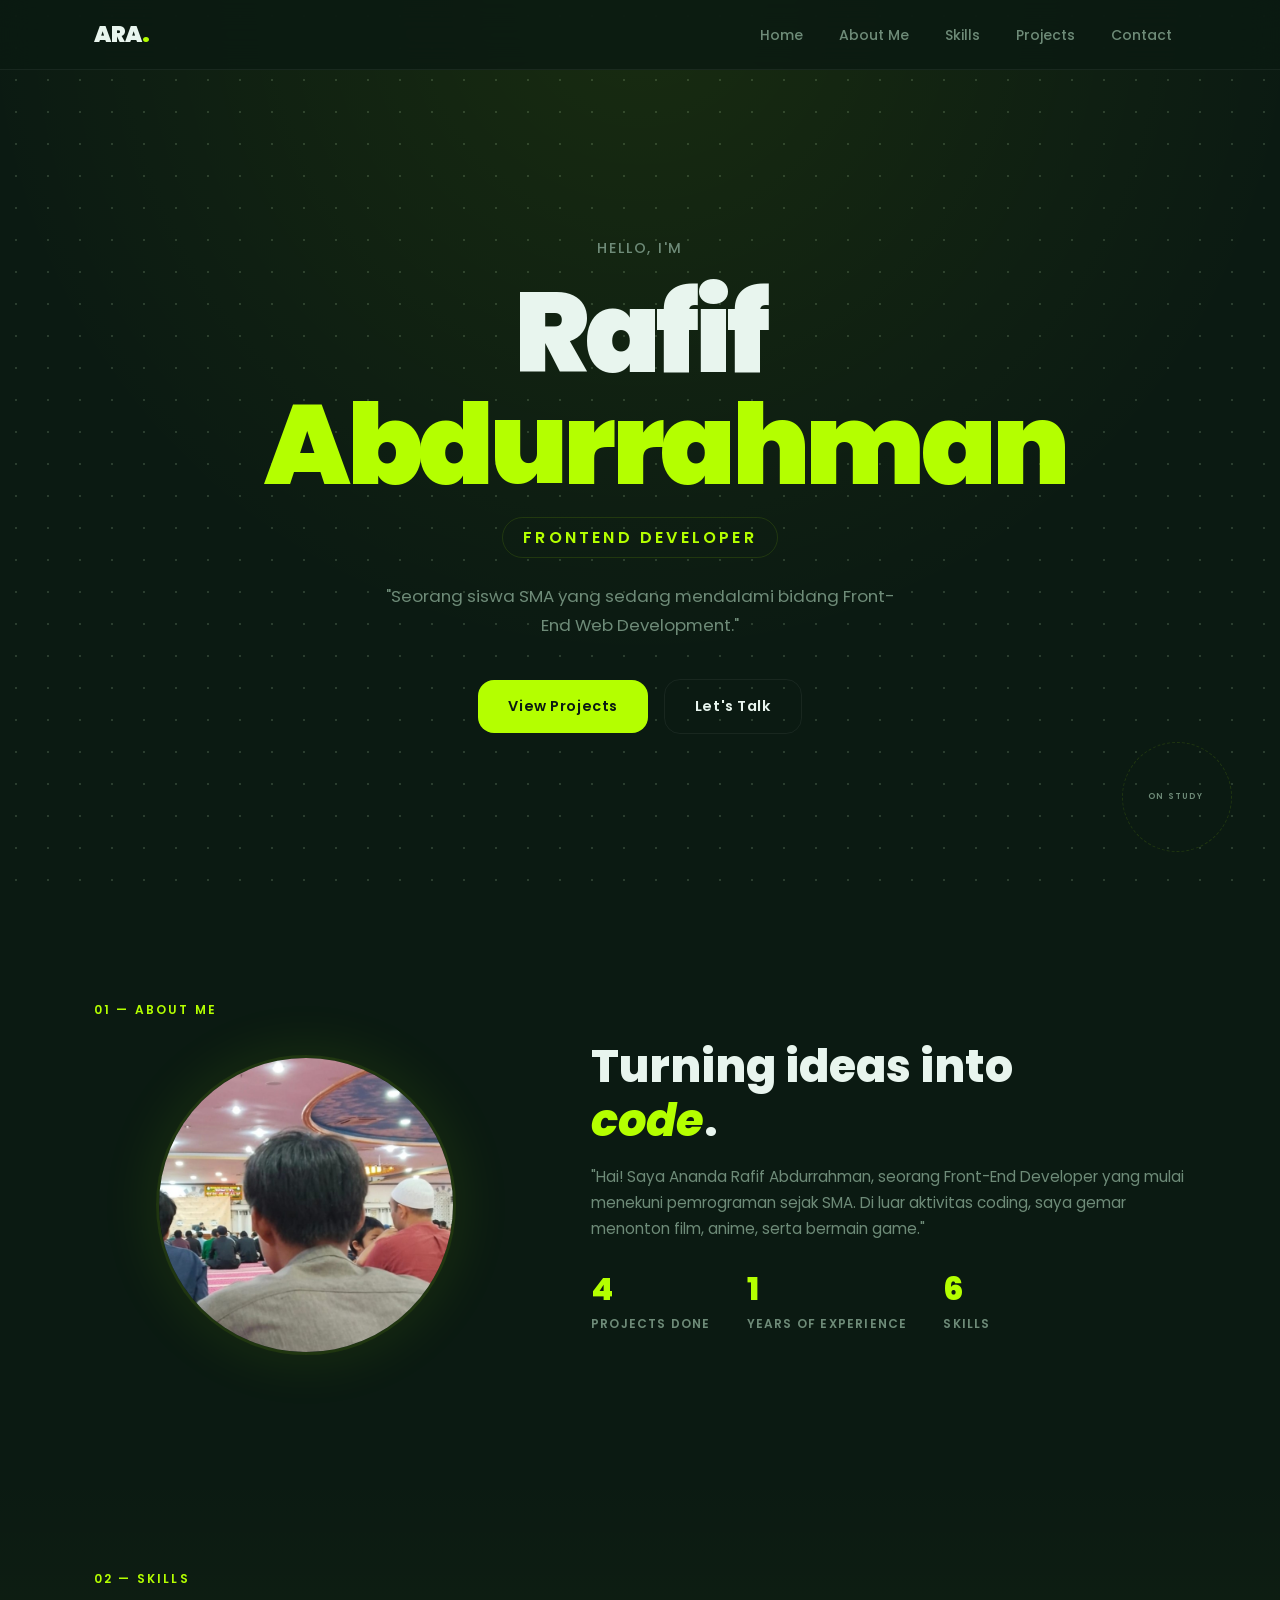
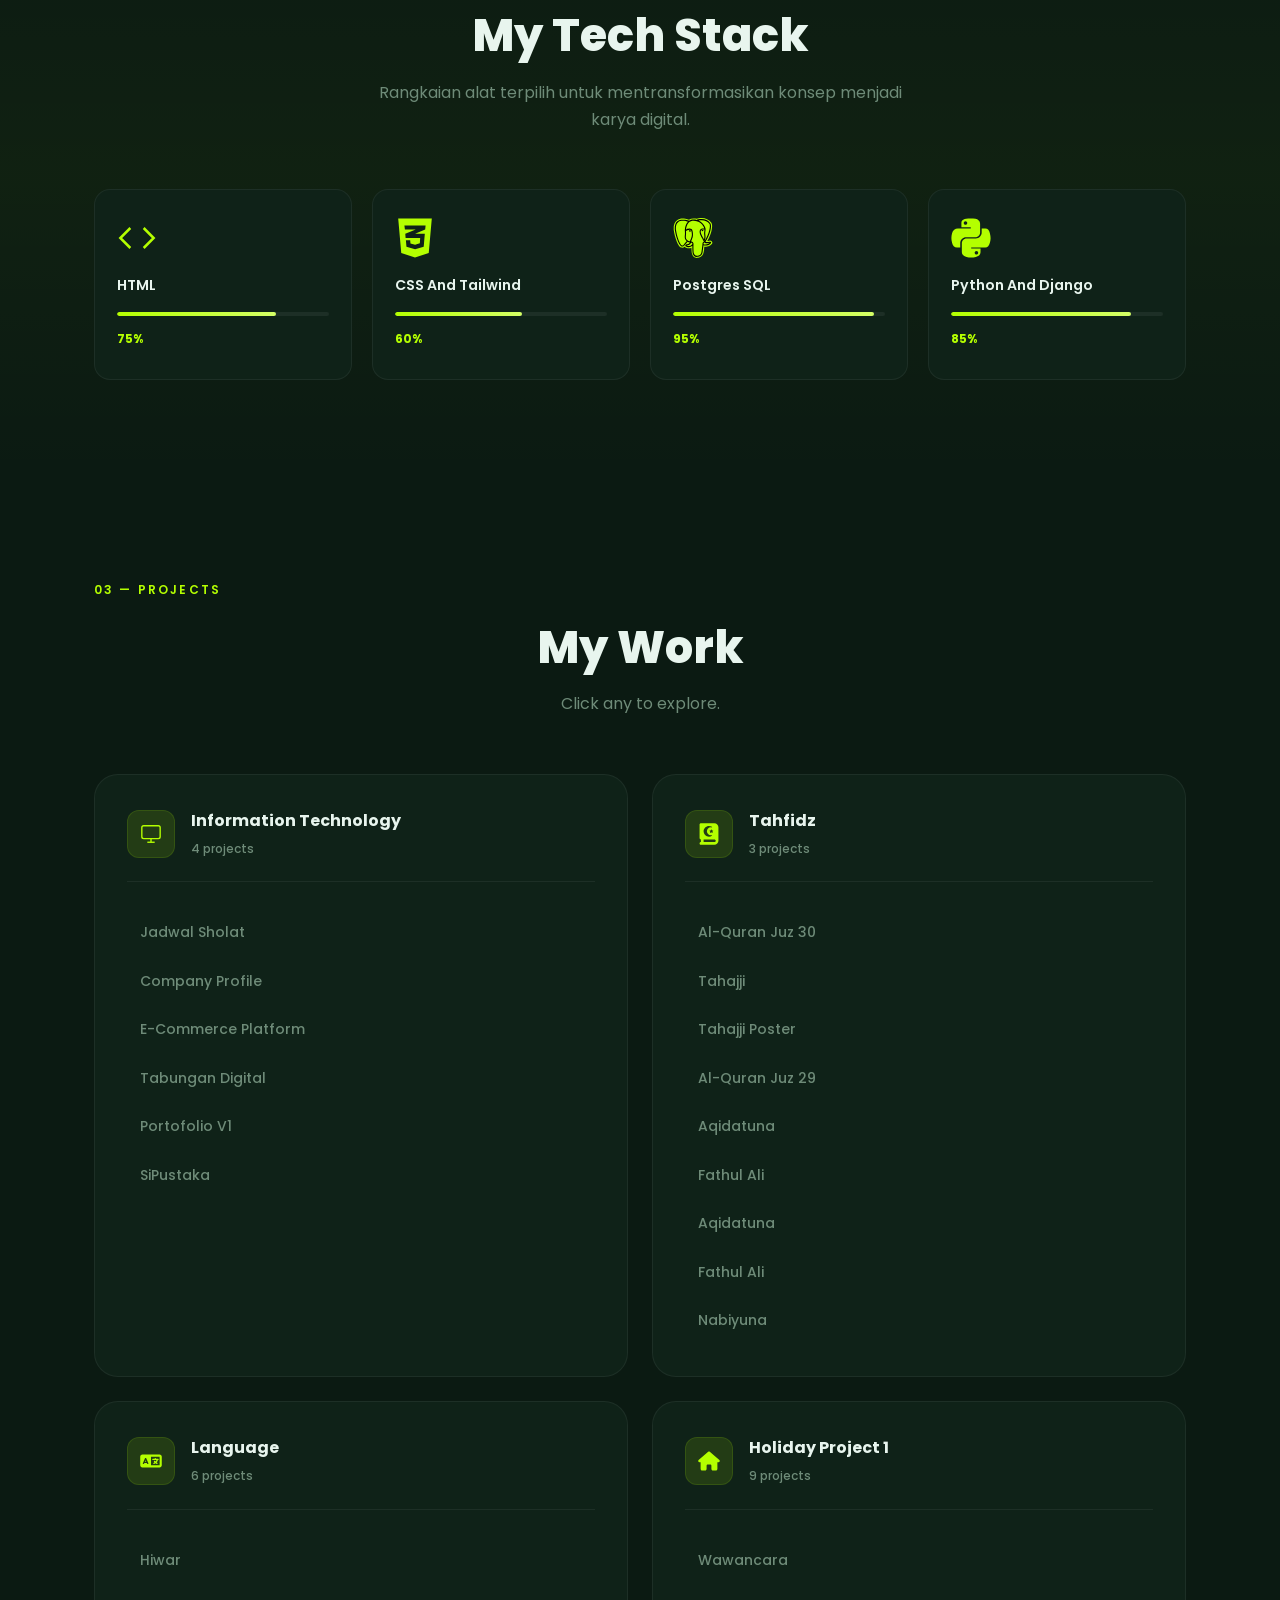
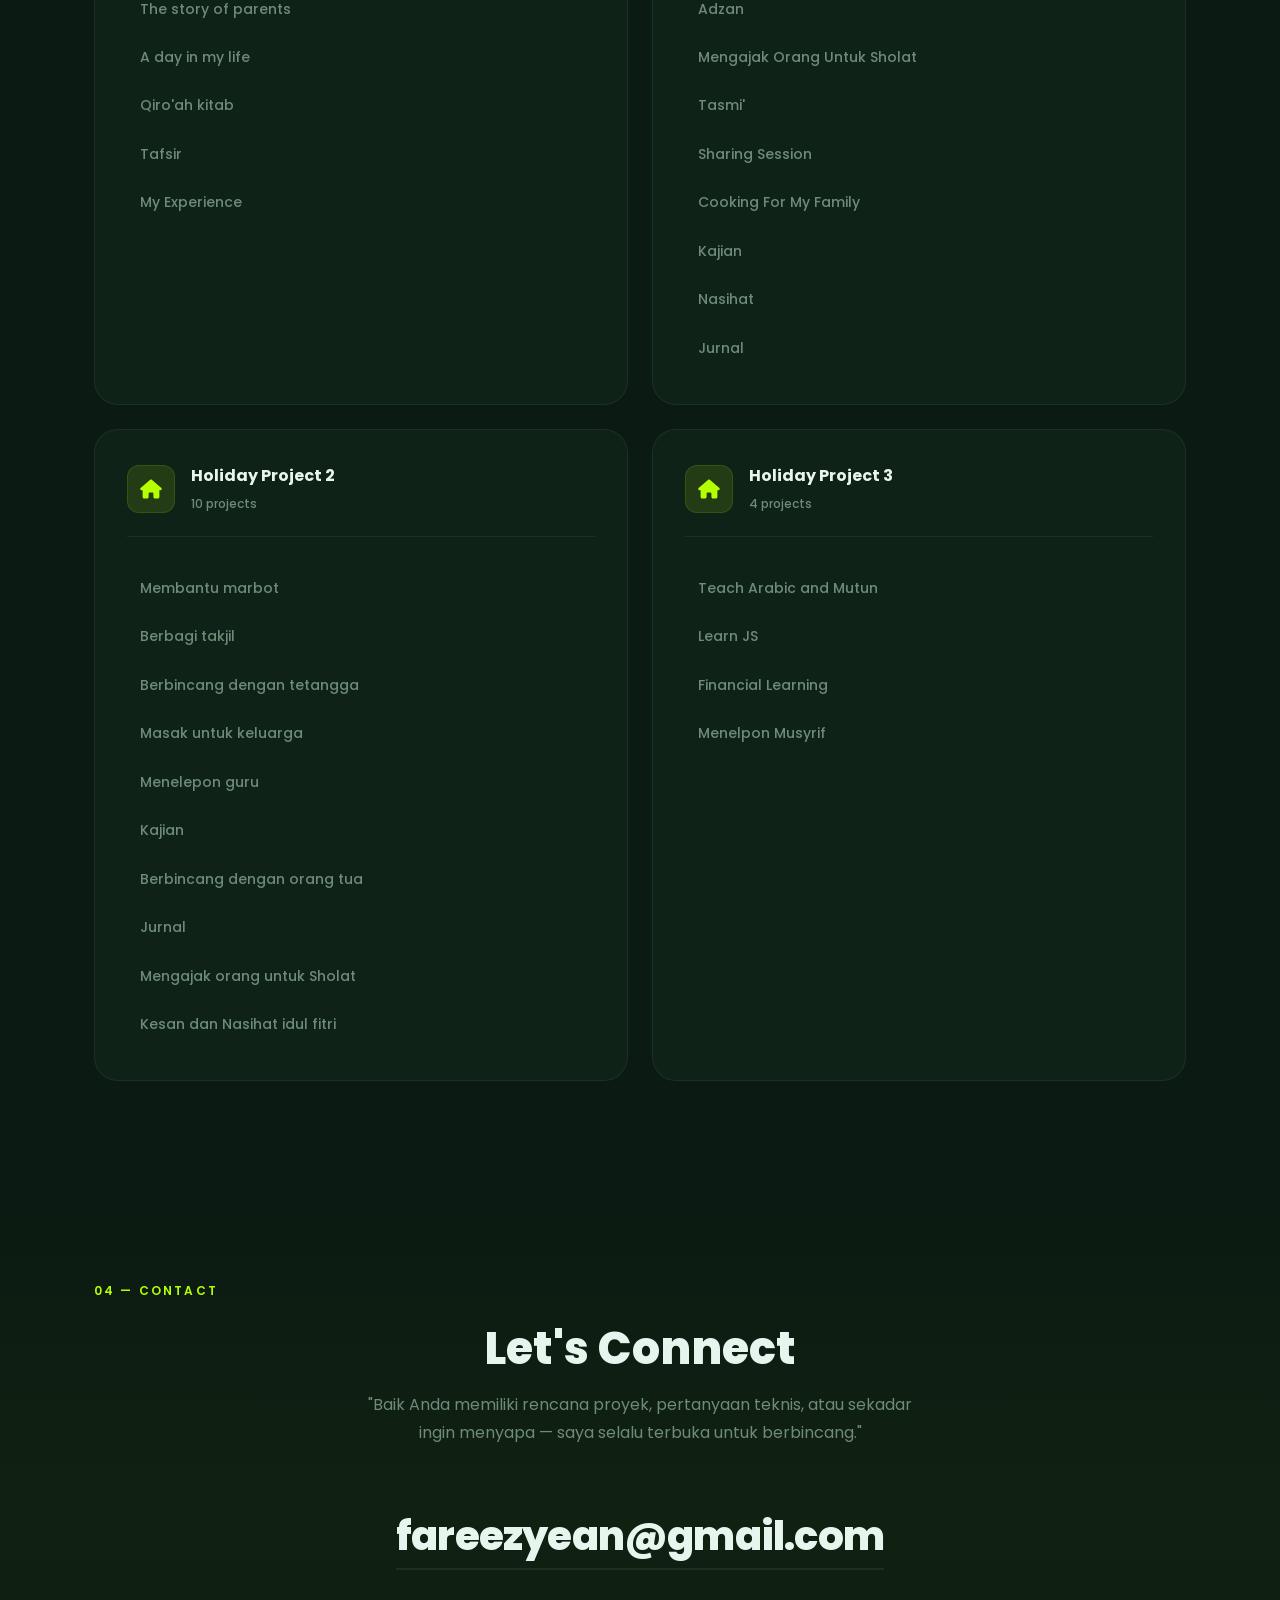
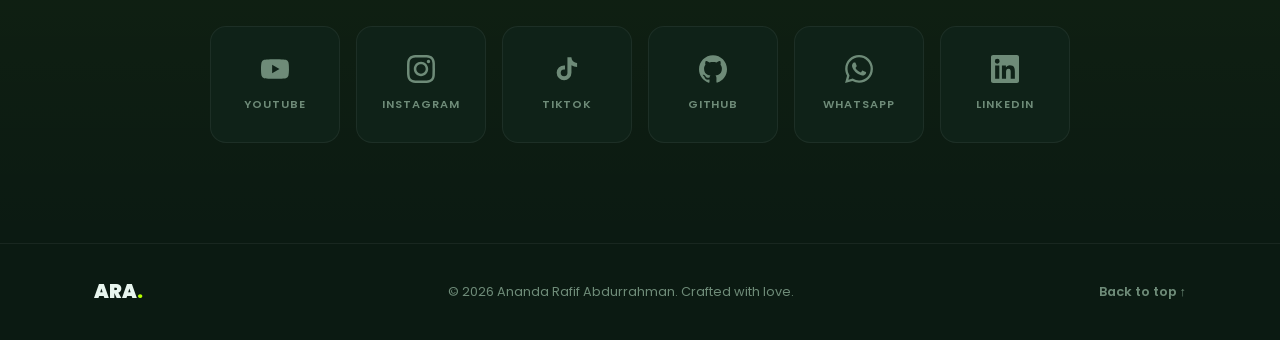
<file: index.html>
<!doctype html>
<html lang="en">
  <head>
    <meta charset="UTF-8" />
    <meta name="viewport" content="width=device-width, initial-scale=1.0" />
    <title>Rafif Abdurrahman | Portofolio</title>
    <link rel="preconnect" href="https://fonts.googleapis.com" />
    <link rel="preconnect" href="https://fonts.gstatic.com" crossorigin />
    <link
      href="https://fonts.googleapis.com/css2?family=Poppins:wght@300;400;500;600;700;800;900&display=swap"
      rel="stylesheet"
    />
    <link rel="stylesheet" href="style.css" />
    <meta
      name="google-site-verification"
      content="7WMJyMUJ8h41un8HfHG6pYEgryqarPzE6WyZENJ3d5w"
    />
    <link rel="apple-touch-icon" sizes="180x180" href="/apple-touch-icon.png">
    <link rel="icon" type="image/png" sizes="32x32" href="/favicon-32x32.png">
    <link rel="icon" type="image/png" sizes="16x16" href="/favicon-16x16.png">
    <link rel="manifest" href="/site.webmanifest">
  </head>

  <body>
    <header class="navbar">
      <nav class="nav-container">
        <a href="#home" class="nav-logo">ARA<span class="dot">.</span></a>
        <input type="checkbox" id="nav-toggle" class="nav-toggle" />
        <label for="nav-toggle" class="nav-burger">
          <span></span>
          <span></span>
          <span></span>
        </label>
        <ul class="nav-menu">
          <li><a href="#home" class="nav-link">Home</a></li>
          <li><a href="#about" class="nav-link">About Me</a></li>
          <li><a href="#skills" class="nav-link">Skills</a></li>
          <li><a href="#projects" class="nav-link">Projects</a></li>
          <li><a href="#contact" class="nav-link">Contact</a></li>
        </ul>
      </nav>
    </header>

    <main>
      <section id="home" class="hero">
        <div class="hero-bg-grid"></div>
        <div class="hero-content">
          <p class="hero-greeting">Hello, I'm</p>
          <h1 class="hero-name">
            Rafif<br /><span class="hero-name-accent">Abdurrahman</span>
          </h1>
          <p class="hero-subtitle">Frontend Developer</p>
          <p class="hero-desc">
            "Seorang siswa SMA yang sedang mendalami bidang Front-End Web
            Development."
          </p>
          <div class="hero-actions">
            <a href="#projects" class="btn btn-primary">View Projects</a>
            <a href="#contact" class="btn btn-ghost">Let's Talk</a>
          </div>
        </div>
        <div class="hero-badge">
          <div class="badge-ring">
            <span class="badge-text">On Study&nbsp;</span>
          </div>
        </div>
      </section>

      <section id="about" class="about section">
        <div class="container">
          <div class="section-label">01 — About Me</div>
          <div class="about-grid">
            <div class="about-image-wrapper">
              <div class="about-image-frame">
                <img
                  src="images/saya.jpeg"
                  alt="Rafif Abdurrahman"
                  class="image"
                />
              </div>
            </div>
            <div class="about-content">
              <h2 class="section-title">
                Turning ideas into<br /><em>code</em>.
              </h2>
              <p class="about-text">
                "Hai! Saya Ananda Rafif Abdurrahman, seorang Front-End Developer
                yang mulai menekuni pemrograman sejak SMA. Di luar aktivitas
                coding, saya gemar menonton film, anime, serta bermain game."
              </p>
              <div class="about-stats">
                <div class="stat">
                  <span class="stat-number">4</span>
                  <span class="stat-label">Projects Done</span>
                </div>
                <div class="stat">
                  <span class="stat-number">1</span>
                  <span class="stat-label">Years of Experience</span>
                </div>
                <div class="stat">
                  <span class="stat-number">6</span>
                  <span class="stat-label">Skills</span>
                </div>
              </div>
            </div>
          </div>
        </div>
      </section>

      <section id="skills" class="skills section">
        <div class="container">
          <div class="section-label">02 — Skills</div>
          <h2 class="section-title center">My Tech Stack</h2>
          <p class="section-sub center">
            Rangkaian alat terpilih untuk mentransformasikan konsep menjadi
            karya digital.
          </p>

          <div class="skills-grid">
            <div class="skill-card">
              <div class="skill-icon">
                <svg
                  viewBox="0 0 24 24"
                  fill="none"
                  stroke="currentColor"
                  stroke-width="1.5"
                >
                  <polyline points="16 18 22 12 16 6" />
                  <polyline points="8 6 2 12 8 18" />
                </svg>
              </div>
              <h3 class="skill-name">HTML</h3>
              <div class="skill-bar-wrap">
                <div class="skill-bar" style="--w: 75%"></div>
              </div>
              <span class="skill-pct">75%</span>
            </div>

            <div class="skill-card">
              <div class="skill-icon">
                <svg
                  xmlns="http://www.w3.org/2000/svg"
                  viewBox="0 0 16 16"
                  id="Css3-Alt--Streamline-Font-Awesome"
                  height="16"
                  width="16"
                >
                  <desc>
                    Css3 Alt Streamline Icon: https://streamlinehq.com
                  </desc>
                  <path
                    d="m1.2799999999999998 0.15999999999999998 1.2214999999999998 13.852999999999998L8 15.84l5.4985 -1.827L14.719999999999999 0.15999999999999998H1.2799999999999998Zm10.9585 2.8 -0.16799999999999998 1.6555 -4.0355 1.7254999999999998 -0.010499999999999999 0.0035h3.9025l-0.448 5.131 -3.437 1.0045 -3.458 -1.0219999999999998 -0.224 -2.5865h1.7115l0.112 1.3404999999999998 1.8409999999999997 0.4655 1.9144999999999999 -0.5389999999999999 0.1295 -2.1559999999999997 -5.8205 -0.017499999999999998v-0.0035l-0.007 0.0035 -0.126 -1.6205 3.9234999999999998 -1.6345 0.22749999999999998 -0.09449999999999999H3.9644999999999997L3.7615 2.96h8.477Z"
                    fill="#b4ff00"
                    stroke-width="0.0417"
                  ></path>
                </svg>
              </div>
              <h3 class="skill-name">CSS And Tailwind</h3>
              <div class="skill-bar-wrap">
                <div class="skill-bar" style="--w: 60%"></div>
              </div>
              <span class="skill-pct">60%</span>
            </div>

            <div class="skill-card">
              <div class="skill-icon">
                <svg
                  viewBox="-4 0 264 264"
                  xmlns="http://www.w3.org/2000/svg"
                  preserveAspectRatio="xMinYMin meet"
                  fill="#b4ff00"
                >
                  <g id="SVGRepo_bgCarrier" stroke-width="0"></g>
                  <g
                    id="SVGRepo_tracerCarrier"
                    stroke-linecap="round"
                    stroke-linejoin="round"
                  ></g>
                  <g id="SVGRepo_iconCarrier">
                    <path
                      d="M255.008 158.086c-1.535-4.649-5.556-7.887-10.756-8.664-2.452-.366-5.26-.21-8.583.475-5.792 1.195-10.089 1.65-13.225 1.738 11.837-19.985 21.462-42.775 27.003-64.228 8.96-34.689 4.172-50.492-1.423-57.64C233.217 10.847 211.614.683 185.552.372c-13.903-.17-26.108 2.575-32.475 4.549-5.928-1.046-12.302-1.63-18.99-1.738-12.537-.2-23.614 2.533-33.079 8.15-5.24-1.772-13.65-4.27-23.362-5.864-22.842-3.75-41.252-.828-54.718 8.685C6.622 25.672-.937 45.684.461 73.634c.444 8.874 5.408 35.874 13.224 61.48 4.492 14.718 9.282 26.94 14.237 36.33 7.027 13.315 14.546 21.156 22.987 23.972 4.731 1.576 13.327 2.68 22.368-4.85 1.146 1.388 2.675 2.767 4.704 4.048 2.577 1.625 5.728 2.953 8.875 3.74 11.341 2.835 21.964 2.126 31.027-1.848.056 1.612.099 3.152.135 4.482.06 2.157.12 4.272.199 6.25.537 13.374 1.447 23.773 4.143 31.049.148.4.347 1.01.557 1.657 1.345 4.118 3.594 11.012 9.316 16.411 5.925 5.593 13.092 7.308 19.656 7.308 3.292 0 6.433-.432 9.188-1.022 9.82-2.105 20.973-5.311 29.041-16.799 7.628-10.86 11.336-27.217 12.007-52.99.087-.729.167-1.425.244-2.088l.16-1.362 1.797.158.463.031c10.002.456 22.232-1.665 29.743-5.154 5.935-2.754 24.954-12.795 20.476-26.351"
                    ></path>
                    <path
                      d="M237.906 160.722c-29.74 6.135-31.785-3.934-31.785-3.934 31.4-46.593 44.527-105.736 33.2-120.211-30.904-39.485-84.399-20.811-85.292-20.327l-.287.052c-5.876-1.22-12.451-1.946-19.842-2.067-13.456-.22-23.664 3.528-31.41 9.402 0 0-95.43-39.314-90.991 49.444.944 18.882 27.064 142.873 58.218 105.422 11.387-13.695 22.39-25.274 22.39-25.274 5.464 3.63 12.006 5.482 18.864 4.817l.533-.452c-.166 1.7-.09 3.363.213 5.332-8.026 8.967-5.667 10.541-21.711 13.844-16.235 3.346-6.698 9.302-.471 10.86 7.549 1.887 25.013 4.561 36.813-11.958l-.47 1.885c3.144 2.519 5.352 16.383 4.982 28.952-.37 12.568-.617 21.197 1.86 27.937 2.479 6.74 4.948 21.905 26.04 17.386 17.623-3.777 26.756-13.564 28.027-29.89.901-11.606 2.942-9.89 3.07-20.267l1.637-4.912c1.887-15.733.3-20.809 11.157-18.448l2.64.232c7.99.363 18.45-1.286 24.589-4.139 13.218-6.134 21.058-16.377 8.024-13.686h.002"
                      fill="#000b4ff00"
                    ></path>
                    <path
                      d="M108.076 81.525c-2.68-.373-5.107-.028-6.335.902-.69.523-.904 1.129-.962 1.546-.154 1.105.62 2.327 1.096 2.957 1.346 1.784 3.312 3.01 5.258 3.28.282.04.563.058.842.058 3.245 0 6.196-2.527 6.456-4.392.325-2.336-3.066-3.893-6.355-4.35M196.86 81.599c-.256-1.831-3.514-2.353-6.606-1.923-3.088.43-6.082 1.824-5.832 3.659.2 1.427 2.777 3.863 5.827 3.863.258 0 .518-.017.78-.054 2.036-.282 3.53-1.575 4.24-2.32 1.08-1.136 1.706-2.402 1.591-3.225"
                      fill="#000"
                    ></path>
                    <path
                      d="M247.802 160.025c-1.134-3.429-4.784-4.532-10.848-3.28-18.005 3.716-24.453 1.142-26.57-.417 13.995-21.32 25.508-47.092 31.719-71.137 2.942-11.39 4.567-21.968 4.7-30.59.147-9.463-1.465-16.417-4.789-20.665-13.402-17.125-33.072-26.311-56.882-26.563-16.369-.184-30.199 4.005-32.88 5.183-5.646-1.404-11.801-2.266-18.502-2.376-12.288-.199-22.91 2.743-31.704 8.74-3.82-1.422-13.692-4.811-25.765-6.756-20.872-3.36-37.458-.814-49.294 7.571-14.123 10.006-20.643 27.892-19.38 53.16.425 8.501 5.269 34.653 12.913 59.698 10.062 32.964 21 51.625 32.508 55.464 1.347.449 2.9.763 4.613.763 4.198 0 9.345-1.892 14.7-8.33a529.832 529.832 0 0 1 20.261-22.926c4.524 2.428 9.494 3.784 14.577 3.92.01.133.023.266.035.398a117.66 117.66 0 0 0-2.57 3.175c-3.522 4.471-4.255 5.402-15.592 7.736-3.225.666-11.79 2.431-11.916 8.435-.136 6.56 10.125 9.315 11.294 9.607 4.074 1.02 7.999 1.523 11.742 1.523 9.103 0 17.114-2.992 23.516-8.781-.197 23.386.778 46.43 3.586 53.451 2.3 5.748 7.918 19.795 25.664 19.794 2.604 0 5.47-.303 8.623-.979 18.521-3.97 26.564-12.156 29.675-30.203 1.665-9.645 4.522-32.676 5.866-45.03 2.836.885 6.487 1.29 10.434 1.289 8.232 0 17.731-1.749 23.688-4.514 6.692-3.108 18.768-10.734 16.578-17.36zm-44.106-83.48c-.061 3.647-.563 6.958-1.095 10.414-.573 3.717-1.165 7.56-1.314 12.225-.147 4.54.42 9.26.968 13.825 1.108 9.22 2.245 18.712-2.156 28.078a36.508 36.508 0 0 1-1.95-4.009c-.547-1.326-1.735-3.456-3.38-6.404-6.399-11.476-21.384-38.35-13.713-49.316 2.285-3.264 8.084-6.62 22.64-4.813zm-17.644-61.787c21.334.471 38.21 8.452 50.158 23.72 9.164 11.711-.927 64.998-30.14 110.969a171.33 171.33 0 0 0-.886-1.117l-.37-.462c7.549-12.467 6.073-24.802 4.759-35.738-.54-4.488-1.05-8.727-.92-12.709.134-4.22.692-7.84 1.232-11.34.663-4.313 1.338-8.776 1.152-14.037.139-.552.195-1.204.122-1.978-.475-5.045-6.235-20.144-17.975-33.81-6.422-7.475-15.787-15.84-28.574-21.482 5.5-1.14 13.021-2.203 21.442-2.016zM66.674 175.778c-5.9 7.094-9.974 5.734-11.314 5.288-8.73-2.912-18.86-21.364-27.791-50.624-7.728-25.318-12.244-50.777-12.602-57.916-1.128-22.578 4.345-38.313 16.268-46.769 19.404-13.76 51.306-5.524 64.125-1.347-.184.182-.376.352-.558.537-21.036 21.244-20.537 57.54-20.485 59.759-.002.856.07 2.068.168 3.735.362 6.105 1.036 17.467-.764 30.334-1.672 11.957 2.014 23.66 10.111 32.109a36.275 36.275 0 0 0 2.617 2.468c-3.604 3.86-11.437 12.396-19.775 22.426zm22.479-29.993c-6.526-6.81-9.49-16.282-8.133-25.99 1.9-13.592 1.199-25.43.822-31.79-.053-.89-.1-1.67-.127-2.285 3.073-2.725 17.314-10.355 27.47-8.028 4.634 1.061 7.458 4.217 8.632 9.645 6.076 28.103.804 39.816-3.432 49.229-.873 1.939-1.698 3.772-2.402 5.668l-.546 1.466c-1.382 3.706-2.668 7.152-3.465 10.424-6.938-.02-13.687-2.984-18.819-8.34zm1.065 37.9c-2.026-.506-3.848-1.385-4.917-2.114.893-.42 2.482-.992 5.238-1.56 13.337-2.745 15.397-4.683 19.895-10.394 1.031-1.31 2.2-2.794 3.819-4.602l.002-.002c2.411-2.7 3.514-2.242 5.514-1.412 1.621.67 3.2 2.702 3.84 4.938.303 1.056.643 3.06-.47 4.62-9.396 13.156-23.088 12.987-32.921 10.526zm69.799 64.952c-16.316 3.496-22.093-4.829-25.9-14.346-2.457-6.144-3.665-33.85-2.808-64.447.011-.407-.047-.8-.159-1.17a15.444 15.444 0 0 0-.456-2.162c-1.274-4.452-4.379-8.176-8.104-9.72-1.48-.613-4.196-1.738-7.46-.903.696-2.868 1.903-6.107 3.212-9.614l.549-1.475c.618-1.663 1.394-3.386 2.214-5.21 4.433-9.848 10.504-23.337 3.915-53.81-2.468-11.414-10.71-16.988-23.204-15.693-7.49.775-14.343 3.797-17.761 5.53-.735.372-1.407.732-2.035 1.082.954-11.5 4.558-32.992 18.04-46.59 8.489-8.56 19.794-12.788 33.568-12.56 27.14.444 44.544 14.372 54.366 25.979 8.464 10.001 13.047 20.076 14.876 25.51-13.755-1.399-23.11 1.316-27.852 8.096-10.317 14.748 5.644 43.372 13.315 57.129 1.407 2.521 2.621 4.7 3.003 5.626 2.498 6.054 5.732 10.096 8.093 13.046.724.904 1.426 1.781 1.96 2.547-4.166 1.201-11.649 3.976-10.967 17.847-.55 6.96-4.461 39.546-6.448 51.059-2.623 15.21-8.22 20.875-23.957 24.25zm68.104-77.936c-4.26 1.977-11.389 3.46-18.161 3.779-7.48.35-11.288-.838-12.184-1.569-.42-8.644 2.797-9.547 6.202-10.503.535-.15 1.057-.297 1.561-.473.313.255.656.508 1.032.756 6.012 3.968 16.735 4.396 31.874 1.271l.166-.033c-2.042 1.909-5.536 4.471-10.49 6.772z"
                      fill="#000"
                    ></path>
                  </g>
                </svg>
              </div>
              <h3 class="skill-name">Postgres SQL</h3>
              <div class="skill-bar-wrap">
                <div class="skill-bar" style="--w: 95%"></div>
              </div>
              <span class="skill-pct">95%</span>
            </div>

            <div class="skill-card">
              <div class="skill-icon">
                <svg
                  xmlns="http://www.w3.org/2000/svg"
                  viewBox="0 0 16 16"
                  id="Python--Streamline-Font-Awesome"
                  height="16"
                  width="16"
                >
                  <desc>Python Streamline Icon: https://streamlinehq.com</desc>
                  <path
                    d="M15.552517857142856 6.057342857142857c-0.26949285714285715 -1.0814607142857142 -0.780475 -1.8969357142857142 -1.8689357142857141 -1.8969357142857142h-1.4034535714285714v1.658942857142857c0 1.2879571428571428 -1.0919607142857142 2.3729214285714284 -2.3379178571428567 2.3729214285714284H6.204335714285714c-1.0219642857142857 0 -1.8689357142857141 0.8749678571428571 -1.8689357142857141 1.9004357142857142v3.5628749999999996c0 1.014967857142857 0.8819714285714285 1.6099464285714284 1.8689357142857141 1.9004357142857142 1.1829607142857144 0.3464892857142857 2.3204214285714286 0.4094857142857143 3.737875 0 0.9414678571428571 -0.2729892857142857 1.8689357142857141 -0.8224714285714285 1.8689357142857141 -1.9004357142857142v-1.42445H8.076771428571428v-0.47598214285714285h5.606810714285714c1.0884607142857143 0 1.49095 -0.7594749999999999 1.8689357142857141 -1.8969357142857142 0.39198571428571427 -1.1724607142857142 0.37448571428571426 -2.2994214285714283 0 -3.8008714285714285ZM10.1767 13.179599999999999c0.3884892857142857 0 0.7034785714285713 0.3184892857142857 0.7034785714285713 0.710475 0 0.3954857142857143 -0.3149892857142857 0.7139749999999999 -0.7034785714285713 0.7139749999999999 -0.38498571428571426 0 -0.703475 -0.32198571428571426 -0.703475 -0.7139749999999999 0.0035 -0.3954857142857143 0.3184892857142857 -0.710475 0.703475 -0.710475ZM6.032842857142857 7.723285714285714H9.770714285714284c1.0394642857142857 0 1.8689357142857141 -0.8574714285714286 1.8689357142857141 -1.9004357142857142V2.256475c0 -1.014967857142857 -0.8539714285714286 -1.7744392857142857 -1.8689357142857141 -1.945935714285714 -1.2529571428571427 -0.20649285714285712 -2.6144107142857145 -0.19599285714285714 -3.7378714285714283 0.0035 -1.5819464285714284 0.27998928571428566 -1.8689357142857141 0.8644714285714286 -1.8689357142857141 1.945935714285714v1.42445h3.741371428571428v0.47598214285714285H2.760453571428571c-1.0884607142857143 0 -2.040428571428571 0.6544785714285714 -2.3379178571428567 1.8969357142857142 -0.3429892857142857 1.4244535714285715 -0.3569892857142857 2.3134214285714285 0 3.8008714285714285 0.2659892857142857 1.1059607142857142 0.899467857142857 1.8969357142857142 1.9879321428571428 1.8969357142857142h1.2844535714285714v-1.7079428571428572c0 -1.2354571428571426 1.0674642857142855 -2.3239214285714285 2.3379214285714283 -2.3239214285714285Zm-0.23449285714285714 -4.990828571428572c-0.3884857142857142 0 -0.703475 -0.3184892857142857 -0.703475 -0.710475 0.0035 -0.3954857142857143 0.3149892857142857 -0.7139749999999999 0.703475 -0.7139749999999999 0.38498571428571426 0 0.703475 0.32198571428571426 0.703475 0.7139749999999999s-0.3149892857142857 0.710475 -0.703475 0.710475Z"
                    fill="#b4ff00"
                    stroke-width="0.0357"
                  ></path>
                </svg>
              </div>
              <h3 class="skill-name">Python And Django</h3>
              <div class="skill-bar-wrap">
                <div class="skill-bar" style="--w: 85%"></div>
              </div>
              <span class="skill-pct">85%</span>
            </div>
          </div>
        </div>
      </section>

      <section id="projects" class="projects section">
        <div class="container">
          <div class="section-label">03 — Projects</div>
          <h2 class="section-title center">My Work</h2>
          <p class="section-sub center">Click any to explore.</p>

          <div class="projects-grid">
            <div class="project-card">
              <div class="project-card-header">
                <div class="project-card-icon">
                  <svg
                    viewBox="0 0 24 24"
                    fill="none"
                    stroke="currentColor"
                    stroke-width="1.5"
                  >
                    <rect x="2" y="3" width="20" height="14" rx="2" />
                    <line x1="8" y1="21" x2="16" y2="21" />
                    <line x1="12" y1="17" x2="12" y2="21" />
                  </svg>
                </div>
                <div>
                  <h3 class="project-cat-title">Information Technology</h3>
                  <span class="project-count">4 projects</span>
                </div>
              </div>
              <ul class="project-list">
                <li>
                  <a
                    href="https://github.com/FareezYean/Jadwal-Sholat/blob/main/jadwal.py"
                    class="project-item"
                    >Jadwal Sholat <span class="item-arrow">→</span></a
                  >
                </li>
                <li>
                  <a
                    href="https://github.com/FareezYean/Company-Profile"
                    class="project-item"
                    >Company Profile <span class="item-arrow">→</span></a
                  >
                </li>
                <li>
                  <a
                    href="https://azzahira-sr12.vercel.app/"
                    class="project-item"
                    >E-Commerce Platform <span class="item-arrow">→</span></a
                  >
                </li>
                <li>
                  <a
                    href="https://github.com/FareezYean/python_oop/tree/main/Tugas/Tabungan%20Digital"
                    class="project-item"
                    >Tabungan Digital <span class="item-arrow">→</span></a
                  >
                </li>
                <li>
                  <a
                    href="https://rafifabdurrahman.vercel.app/"
                    class="project-item"
                    >Portofolio V1 <span class="item-arrow">→</span></a
                  >
                </li>
                <li>
                  <a
                    href="https://fareezyean.pythonanywhere.com/"
                    class="project-item"
                    >SiPustaka <span class="item-arrow">→</span></a
                  >
                </li>
              </ul>
            </div>

            <div class="project-card">
              <div class="project-card-header">
                <div class="project-card-icon">
                  <svg
                    xmlns="http://www.w3.org/2000/svg"
                    viewBox="0 0 16 16"
                    id="Book-Quran--Streamline-Font-Awesome"
                    height="16"
                    width="16"
                  >
                    <desc>
                      Book Quran Streamline Icon: https://streamlinehq.com
                    </desc>
                    <path
                      d="M11.919999999999998 0.16c1.623125 0 2.9399999999999995 1.316875 2.9399999999999995 2.9399999999999995v9.799999999999999c0 1.623125 -1.316875 2.9399999999999995 -2.9399999999999995 2.9399999999999995H2.1199999999999997c-0.5420607142857142 0 -0.98 -0.43793571428571426 -0.98 -0.98s0.4379392857142857 -0.98 0.98 -0.98v-1.96c-0.5420607142857142 0 -0.98 -0.43793571428571426 -0.98 -0.98V1.14c0 -0.5420607142857142 0.4379392857142857 -0.98 0.98 -0.98h9.799999999999999Zm0 11.759999999999998H4.079999999999999v1.96h7.84c0.5420642857142857 0 0.98 -0.43793571428571426 0.98 -0.98s-0.43793571428571426 -0.98 -0.98 -0.98Zm-2.3856892857142857 -7.160124999999999 -0.27256071428571427 0.6553749999999999 -0.7074392857142856 0.05818928571428571c-0.17456071428571426 0.015310714285714285 -0.245 0.22968571428571427 -0.11331071428571428 0.34299999999999997l0.539 0.4624357142857143 -0.16537499999999997 0.692125c-0.03981428571428571 0.1684392857142857 0.14393571428571428 0.3031892857142857 0.294 0.2113142857142857L9.714999999999998 6.81175l0.606375 0.3705642857142857c0.15006428571428573 0.09187499999999998 0.3338107142857143 -0.042874999999999996 0.294 -0.2113142857142857L10.450000000000001 6.278875l0.539 -0.4624357142857143c0.13168571428571427 -0.11331428571428571 0.06125 -0.33074999999999993 -0.11331428571428571 -0.34299999999999997l-0.7074357142857143 -0.05818928571428571 -0.2725642857142857 -0.6553749999999999c-0.067375 -0.16231071428571428 -0.294 -0.16231071428571428 -0.36137499999999995 0ZM4.079999999999999 6.04c0 2.165189285714286 1.7548142857142857 3.92 3.92 3.92 0.784 0 1.5159357142857142 -0.22968571428571427 2.1284392857142858 -0.6278107142857143 0.09799642857142857 -0.06431428571428571 0.13781071428571426 -0.18987499999999996 0.09493571428571428 -0.2970642857142857s-0.15924999999999997 -0.17149999999999999 -0.275625 -0.147c-0.18681071428571427 0.03675 -0.3828107142857143 0.05818928571428571 -0.581875 0.05818928571428571 -1.60475 0 -2.906310714285714 -1.3015642857142857 -2.906310714285714 -2.9063142857142856s1.3015607142857142 -2.9063142857142856 2.906310714285714 -2.9063142857142856c0.19906428571428572 0 0.392 0.021439285714285713 0.581875 0.05818928571428571 0.116375 0.0245 0.2296892857142857 -0.03981428571428571 0.275625 -0.147s0.006125 -0.23275 -0.09493571428571428 -0.2970607142857143C9.515935714285712 2.349685714285714 8.783999999999999 2.1199999999999997 8 2.1199999999999997c-2.1651857142857143 0 -3.92 1.7548142857142857 -3.92 3.92Z"
                      fill="#b4ff00"
                      stroke-width="0.0357"
                    ></path>
                  </svg>
                </div>
                <div>
                  <h3 class="project-cat-title">Tahfidz</h3>
                  <span class="project-count">3 projects</span>
                </div>
              </div>
              <ul class="project-list">
                <li>
                  <a
                    href="https://youtu.be/94alke-rdiQ?si=WbkD0oeIBIkhr4md"
                    class="project-item"
                    >Al-Quran Juz 30 <span class="item-arrow">→</span></a
                  >
                </li>
                <li>
                  <a
                    href="https://youtu.be/h7DKc-NCGQQ?si=TsMtuzhH4SxKH_8W"
                    class="project-item"
                    >Tahajji <span class="item-arrow">→</span></a
                  >
                </li>
                <li>
                  <a
                    href="https://rafifabdurrahman.vercel.app/Photo/9PosterTahajji.png"
                    class="project-item"
                    >Tahajji Poster <span class="item-arrow">→</span></a
                  >
                </li>
                <li>
                  <a
                    href="https://drive.google.com/drive/folders/1V_S1I94X-oPKZA3LIte4wyH4GkCfdGrl?usp=drive_link"
                    class="project-item"
                    >Al-Quran Juz 29 <span class="item-arrow">→</span></a
                  >
                </li>
                <li>
                  <a
                    href="https://drive.google.com/drive/folders/1x7Fg0iuEZH-gtmiyiaPmAPcC-dsofogV?usp=drive_link"
                    class="project-item"
                    >Aqidatuna <span class="item-arrow">→</span></a
                  >
                </li>
                <li>
                  <a
                    href="https://drive.google.com/drive/folders/1zMdzeX5wGCOB4bHRSH-vr8Ff0f4D5d7L?usp=drive_link"
                    class="project-item"
                    >Fathul Ali <span class="item-arrow">→</span></a
                  >
                </li>
                <li>
                  <a
                    href="pdf/Aqidatuna ASK.pdf" target="_blank"
                    class="project-item"
                    >Aqidatuna <span class="item-arrow">→</span></a
                  >
                </li>
                <li>
                  <a
                    href="pdf/Fathul Ali ASK.pdf" target="_blank"
                    class="project-item"
                    >Fathul Ali <span class="item-arrow">→</span></a
                  >
                </li>
                <li>
                  <a
                    href="pdf/Aqidatuna ASK.pdf" target="_blank"
                    class="project-item"
                    >Nabiyuna <span class="item-arrow">→</span></a
                  >
                </li>
              </ul>
            </div>

            <div class="project-card">
              <div class="project-card-header">
                <div class="project-card-icon">
                  <svg
                    xmlns="http://www.w3.org/2000/svg"
                    viewBox="0 0 16 16"
                    id="Language--Streamline-Font-Awesome"
                    height="16"
                    width="16"
                  >
                    <desc>
                      Language Streamline Icon: https://streamlinehq.com
                    </desc>
                    <path
                      d="M0.16000000000000003 4.864000000000001c0 -0.8648500000000001 0.70315 -1.568 1.568 -1.568h12.544c0.8648500000000001 0 1.568 0.70315 1.568 1.568v6.272c0 0.8648500000000001 -0.70315 1.568 -1.568 1.568H1.7280000000000002c-0.8648500000000001 0 -1.568 -0.70315 -1.568 -1.568V4.864000000000001Zm7.840000000000001 0v6.272h6.272V4.864000000000001H8Zm-3.4716500000000003 1.17355c-0.07840000000000001 -0.1764 -0.2548 -0.29155000000000003 -0.44835 -0.29155000000000003s-0.36995 0.11515 -0.44835 0.29155000000000003l-1.568 3.5280000000000005c-0.11025000000000001 0.24745 0.0024500000000000004 0.53655 0.2499 0.6468s0.53655 -0.0024500000000000004 0.6468 -0.2499l0.21805 -0.49245000000000005h1.8032000000000001l0.21805 0.49245000000000005c0.11025000000000001 0.24745 0.39935000000000004 0.3577 0.6468 0.2499s0.3577 -0.39935000000000004 0.2499 -0.6468l-1.568 -3.5280000000000005ZM4.08 7.441400000000001l0.4655 1.0486000000000002h-0.931l0.4655 -1.0486000000000002Zm7.056000000000001 -1.6954000000000002c0.2695 0 0.49000000000000005 0.22050000000000003 0.49000000000000005 0.49000000000000005v0.098h1.47c0.2695 0 0.49000000000000005 0.22050000000000003 0.49000000000000005 0.49000000000000005s-0.22050000000000003 0.49000000000000005 -0.49000000000000005 0.49000000000000005h-0.049l-0.039200000000000006 0.11025000000000001c-0.21805 0.5978 -0.5488000000000001 1.1417 -0.9702000000000001 1.6023 0.02205 0.0147 0.0441 0.02695 0.06615 0.039200000000000006l0.46304999999999996 0.27685c0.23275 0.13965000000000002 0.30625 0.44100000000000006 0.16905 0.6713s-0.44100000000000006 0.30625 -0.6713 0.16905l-0.46304999999999996 -0.27685c-0.11025000000000001 -0.06615 -0.2156 -0.13475 -0.32095 -0.20825000000000002 -0.2597 0.18375 -0.53655 0.343 -0.8330000000000001 0.47530000000000006l-0.0882 0.039200000000000006c-0.24745 0.11025000000000001 -0.53655 -0.0024500000000000004 -0.6468 -0.2499s0.0024500000000000004 -0.53655 0.2499 -0.6468l0.0882 -0.039200000000000006c0.15680000000000002 -0.07105 0.30870000000000003 -0.14945 0.45325 -0.24009999999999998L10.205 8.73745c-0.19110000000000002 -0.19110000000000002 -0.19110000000000002 -0.50225 0 -0.6933500000000001s0.50225 -0.19110000000000002 0.6933500000000001 0l0.3577 0.3577 0.01225 0.01225c0.3038 -0.32095 0.55125 -0.6933500000000001 0.7301000000000001 -1.1025H9.372c-0.2695 0 -0.49000000000000005 -0.22050000000000003 -0.49000000000000005 -0.49000000000000005s0.22050000000000003 -0.49000000000000005 0.49000000000000005 -0.49000000000000005h1.274v-0.098c0 -0.2695 0.22050000000000003 -0.49000000000000005 0.49000000000000005 -0.49000000000000005Z"
                      fill="#b4ff00"
                      stroke-width="0.025"
                    ></path>
                  </svg>
                </div>
                <div>
                  <h3 class="project-cat-title">Language</h3>
                  <span class="project-count">6 projects</span>
                </div>
              </div>
              <ul class="project-list">
                <li>
                  <a
                    href="https://youtu.be/jJvhnn3sSK0?si=pQeQaTiYST94Y8-h"
                    class="project-item"
                    >Hiwar <span class="item-arrow">→</span></a
                  >
                </li>
                <li>
                  <a
                    href="https://www.instagram.com/fareezyean/reel/DRTPS2ZEiNdxOHOp69C_WhIeh4zf2pnMJPSfGc0/"
                    class="project-item"
                    >The story of parents <span class="item-arrow">→</span></a
                  >
                </li>
                <li>
                  <a
                    href="https://youtu.be/CsLaoxLrFuI?si=yXafRpjw-RSvR6pn"
                    class="project-item"
                    >A day in my life <span class="item-arrow">→</span></a
                  >
                </li>
                <li>
                  <a
                    href="https://youtu.be/IvO-O8v_6Co?si=DaEJXOCqcQykzvRe"
                    class="project-item"
                    >Qiro'ah kitab <span class="item-arrow">→</span></a
                  >
                </li>
                <li>
                  <a
                    href="https://youtu.be/FdzeZZ1uWnQ?si=OSd2sgpq1ZVtRGIR"
                    class="project-item"
                    >Tafsir <span class="item-arrow">→</span></a
                  >
                </li>
                <li>
                  <a
                    href="https://rafifabdurrahman.vercel.app/Photo/10KitabahTajribah.jpg"
                    class="project-item"
                    >My Experience <span class="item-arrow">→</span></a
                  >
                </li>
              </ul>
            </div>

            <div class="project-card">
              <div class="project-card-header">
                <div class="project-card-icon">
                  <svg
                    xmlns="http://www.w3.org/2000/svg"
                    viewBox="0 0 16 16"
                    id="House--Streamline-Font-Awesome"
                    height="16"
                    width="16"
                  >
                    <desc>House Streamline Icon: https://streamlinehq.com</desc>
                    <path
                      d="M15.835888888888888 7.9863888888888885c0 0.49004166666666665 -0.4083694444444444 0.8739055555555555 -0.8711861111111111 0.8739055555555555h-0.8711833333333333l0.019055555555555555 4.361372222222222c0 0.07350555555555555 -0.0054444444444444445 0.1470111111111111 -0.01361111111111111 0.22051944444444443v0.43831388888888884c0 0.6016611111111111 -0.48731944444444447 1.0889805555555554 -1.0889833333333334 1.0889805555555554H12.574388888888889c-0.029947222222222222 0 -0.059894444444444445 0 -0.08984166666666667 -0.0027222222222222222 -0.03811388888888889 0.0027222222222222222 -0.07622777777777778 0.0027222222222222222 -0.11434166666666666 0.0027222222222222222h-1.538186111111111c-0.6016638888888889 0 -1.0889833333333334 -0.48731944444444447 -1.0889833333333334 -1.0889805555555554v-2.395758333333333c0 -0.481875 -0.3893083333333333 -0.8711861111111111 -0.8711833333333333 -0.8711861111111111h-1.7423722222222222c-0.4818722222222222 0 -0.8711833333333333 0.3893111111111111 -0.8711833333333333 0.8711861111111111v2.395758333333333c0 0.6016611111111111 -0.48731944444444447 1.0889805555555554 -1.0889833333333334 1.0889805555555554h-1.52185c-0.04083611111111111 0 -0.081675 -0.0027222222222222222 -0.12251111111111111 -0.0054444444444444445 -0.03266944444444444 0.0027222222222222222 -0.06533888888888888 0.0054444444444444445 -0.09800833333333334 0.0054444444444444445h-0.43559166666666665c-0.6016638888888889 0 -1.0889833333333334 -0.48731944444444447 -1.0889833333333334 -1.0889805555555554V10.831352777777777c0 -0.024502777777777776 0 -0.051727777777777775 0.002725 -0.07623055555555555v-1.8948277777777778H1.0311861111111111c-0.49004166666666665 0 -0.8711861111111111 -0.38114166666666666 -0.8711861111111111 -0.8739055555555555 0 -0.24502222222222222 0.081675 -0.46281944444444445 0.27224444444444446 -0.6533888888888888L7.412616666666666 1.248313888888889c0.1905722222222222 -0.19056944444444443 0.4083694444444444 -0.21779444444444443 0.5989388888888889 -0.21779444444444443s0.4083694444444444 0.054447222222222216 0.5717166666666667 0.19056944444444443L15.536419444444444 7.332999999999999c0.21779444444444443 0.19056944444444443 0.3266944444444444 0.40836666666666666 0.29946944444444445 0.6533888888888888Z"
                      fill="#b4ff00"
                      stroke-width="0.0278"
                    ></path>
                  </svg>
                </div>
                <div>
                  <h3 class="project-cat-title">Holiday Project 1</h3>
                  <span class="project-count">9 projects</span>
                </div>
              </div>
              <ul class="project-list">
                <li>
                  <a
                    href="https://youtu.be/kygMSw0c-Tk?si=I05TQDPyYaEn_94c"
                    class="project-item"
                    >Wawancara <span class="item-arrow">→</span></a
                  >
                </li>
                <li>
                  <a
                    href="https://youtu.be/3k_EuinUsQY?si=7HLCAPxyDwvSn43B"
                    class="project-item"
                    >Adzan <span class="item-arrow">→</span></a
                  >
                </li>
                <li>
                  <a
                    href="https://youtube.com/shorts/MPONSB46KPY?si=y9APuQdMgTNZi10S"
                    class="project-item"
                    >Mengajak Orang Untuk Sholat
                    <span class="item-arrow">→</span></a
                  >
                </li>
                <li>
                  <a
                    href="https://rafifabdurrahman.vercel.app/Photo%20of%20Holiday%20Project/1Tasmi'.jpeg"
                    class="project-item"
                    >Tasmi' <span class="item-arrow">→</span></a
                  >
                </li>
                <li>
                  <a href="sharing.html" class="project-item"
                    >Sharing Session <span class="item-arrow">→</span></a
                  >
                </li>
                <li>
                  <a
                    href="https://youtu.be/CFqO9_lgMRE?si=bCZ2d7h_RBqWbw5k"
                    class="project-item"
                    >Cooking For My Family <span class="item-arrow">→</span></a
                  >
                </li>
                <li>
                  <a href="Kajian.html" class="project-item"
                    >Kajian <span class="item-arrow">→</span></a
                  >
                </li>
                <li>
                  <a href="nasihat.html" class="project-item"
                    >Nasihat <span class="item-arrow">→</span></a
                  >
                </li>
                <li>
                  <a
                    href="https://rafifabdurrahman.vercel.app/Photo%20of%20Holiday%20Project/8Jurnal.jpeg"
                    class="project-item"
                    >Jurnal <span class="item-arrow">→</span></a
                  >
                </li>
              </ul>
            </div>

            <div class="project-card">
              <div class="project-card-header">
                <div class="project-card-icon">
                  <svg
                    xmlns="http://www.w3.org/2000/svg"
                    viewBox="0 0 16 16"
                    id="House--Streamline-Font-Awesome"
                    height="16"
                    width="16"
                  >
                    <desc>House Streamline Icon: https://streamlinehq.com</desc>
                    <path
                      d="M15.835888888888888 7.9863888888888885c0 0.49004166666666665 -0.4083694444444444 0.8739055555555555 -0.8711861111111111 0.8739055555555555h-0.8711833333333333l0.019055555555555555 4.361372222222222c0 0.07350555555555555 -0.0054444444444444445 0.1470111111111111 -0.01361111111111111 0.22051944444444443v0.43831388888888884c0 0.6016611111111111 -0.48731944444444447 1.0889805555555554 -1.0889833333333334 1.0889805555555554H12.574388888888889c-0.029947222222222222 0 -0.059894444444444445 0 -0.08984166666666667 -0.0027222222222222222 -0.03811388888888889 0.0027222222222222222 -0.07622777777777778 0.0027222222222222222 -0.11434166666666666 0.0027222222222222222h-1.538186111111111c-0.6016638888888889 0 -1.0889833333333334 -0.48731944444444447 -1.0889833333333334 -1.0889805555555554v-2.395758333333333c0 -0.481875 -0.3893083333333333 -0.8711861111111111 -0.8711833333333333 -0.8711861111111111h-1.7423722222222222c-0.4818722222222222 0 -0.8711833333333333 0.3893111111111111 -0.8711833333333333 0.8711861111111111v2.395758333333333c0 0.6016611111111111 -0.48731944444444447 1.0889805555555554 -1.0889833333333334 1.0889805555555554h-1.52185c-0.04083611111111111 0 -0.081675 -0.0027222222222222222 -0.12251111111111111 -0.0054444444444444445 -0.03266944444444444 0.0027222222222222222 -0.06533888888888888 0.0054444444444444445 -0.09800833333333334 0.0054444444444444445h-0.43559166666666665c-0.6016638888888889 0 -1.0889833333333334 -0.48731944444444447 -1.0889833333333334 -1.0889805555555554V10.831352777777777c0 -0.024502777777777776 0 -0.051727777777777775 0.002725 -0.07623055555555555v-1.8948277777777778H1.0311861111111111c-0.49004166666666665 0 -0.8711861111111111 -0.38114166666666666 -0.8711861111111111 -0.8739055555555555 0 -0.24502222222222222 0.081675 -0.46281944444444445 0.27224444444444446 -0.6533888888888888L7.412616666666666 1.248313888888889c0.1905722222222222 -0.19056944444444443 0.4083694444444444 -0.21779444444444443 0.5989388888888889 -0.21779444444444443s0.4083694444444444 0.054447222222222216 0.5717166666666667 0.19056944444444443L15.536419444444444 7.332999999999999c0.21779444444444443 0.19056944444444443 0.3266944444444444 0.40836666666666666 0.29946944444444445 0.6533888888888888Z"
                      fill="#b4ff00"
                      stroke-width="0.0278"
                    ></path>
                  </svg>
                </div>
                <div>
                  <h3 class="project-cat-title">Holiday Project 2</h3>
                  <span class="project-count">10 projects</span>
                </div>
              </div>
              <ul class="project-list">
                <li>
                  <a href="images/menyapu.jpeg" class="project-item"
                    >Membantu marbot <span class="item-arrow">→</span></a
                  >
                </li>
                <li>
                  <a href="images/berbagi.jpeg" class="project-item"
                    >Berbagi takjil <span class="item-arrow">→</span></a
                  >
                </li>
                <li>
                  <a href="images/berbicara.jpeg" class="project-item"
                    >Berbincang dengan tetangga
                    <span class="item-arrow">→</span></a
                  >
                </li>
                <li>
                  <a href="images/masak.jpeg" class="project-item"
                    >Masak untuk keluarga <span class="item-arrow">→</span></a
                  >
                </li>
                <li>
                  <a href="images/telepon.jpeg" class="project-item"
                    >Menelepon guru <span class="item-arrow">→</span></a
                  >
                </li>
                <li>
                  <a href="images/kajian.jpeg" class="project-item"
                    >Kajian <span class="item-arrow">→</span></a
                  >
                </li>
                <li>
                  <a href="images/berbincang.jpeg" class="project-item"
                    >Berbincang dengan orang tua
                    <span class="item-arrow">→</span></a
                  >
                </li>
                <li>
                  <a href="images/jurnal.jpeg" class="project-item"
                    >Jurnal <span class="item-arrow">→</span></a
                  >
                </li>
                <li>
                  <a
                    href="https://youtube.com/shorts/u9dNktx1H-M?feature=share"
                    class="project-item"
                    >Mengajak orang untuk Sholat
                    <span class="item-arrow">→</span></a
                  >
                </li>
                <li>
                  <a
                    href="https://youtube.com/shorts/BpIDL-h7ob0?feature=share"
                    class="project-item"
                    >Kesan dan Nasihat idul fitri
                    <span class="item-arrow">→</span></a
                  >
                </li>
              </ul>
            </div>
            <div class="project-card">
              <div class="project-card-header">
                <div class="project-card-icon">
                  <svg
                    xmlns="http://www.w3.org/2000/svg"
                    viewBox="0 0 16 16"
                    id="House--Streamline-Font-Awesome"
                    height="16"
                    width="16"
                  >
                    <desc>House Streamline Icon: https://streamlinehq.com</desc>
                    <path
                      d="M15.835888888888888 7.9863888888888885c0 0.49004166666666665 -0.4083694444444444 0.8739055555555555 -0.8711861111111111 0.8739055555555555h-0.8711833333333333l0.019055555555555555 4.361372222222222c0 0.07350555555555555 -0.0054444444444444445 0.1470111111111111 -0.01361111111111111 0.22051944444444443v0.43831388888888884c0 0.6016611111111111 -0.48731944444444447 1.0889805555555554 -1.0889833333333334 1.0889805555555554H12.574388888888889c-0.029947222222222222 0 -0.059894444444444445 0 -0.08984166666666667 -0.0027222222222222222 -0.03811388888888889 0.0027222222222222222 -0.07622777777777778 0.0027222222222222222 -0.11434166666666666 0.0027222222222222222h-1.538186111111111c-0.6016638888888889 0 -1.0889833333333334 -0.48731944444444447 -1.0889833333333334 -1.0889805555555554v-2.395758333333333c0 -0.481875 -0.3893083333333333 -0.8711861111111111 -0.8711833333333333 -0.8711861111111111h-1.7423722222222222c-0.4818722222222222 0 -0.8711833333333333 0.3893111111111111 -0.8711833333333333 0.8711861111111111v2.395758333333333c0 0.6016611111111111 -0.48731944444444447 1.0889805555555554 -1.0889833333333334 1.0889805555555554h-1.52185c-0.04083611111111111 0 -0.081675 -0.0027222222222222222 -0.12251111111111111 -0.0054444444444444445 -0.03266944444444444 0.0027222222222222222 -0.06533888888888888 0.0054444444444444445 -0.09800833333333334 0.0054444444444444445h-0.43559166666666665c-0.6016638888888889 0 -1.0889833333333334 -0.48731944444444447 -1.0889833333333334 -1.0889805555555554V10.831352777777777c0 -0.024502777777777776 0 -0.051727777777777775 0.002725 -0.07623055555555555v-1.8948277777777778H1.0311861111111111c-0.49004166666666665 0 -0.8711861111111111 -0.38114166666666666 -0.8711861111111111 -0.8739055555555555 0 -0.24502222222222222 0.081675 -0.46281944444444445 0.27224444444444446 -0.6533888888888888L7.412616666666666 1.248313888888889c0.1905722222222222 -0.19056944444444443 0.4083694444444444 -0.21779444444444443 0.5989388888888889 -0.21779444444444443s0.4083694444444444 0.054447222222222216 0.5717166666666667 0.19056944444444443L15.536419444444444 7.332999999999999c0.21779444444444443 0.19056944444444443 0.3266944444444444 0.40836666666666666 0.29946944444444445 0.6533888888888888Z"
                      fill="#b4ff00"
                      stroke-width="0.0278"
                    ></path>
                  </svg>
                </div>
                <div>
                  <h3 class="project-cat-title">Holiday Project 3</h3>
                  <span class="project-count">4 projects</span>
                </div>
              </div>
              <ul class="project-list">
                <li>
                  <a href="images/mengajar.jpeg" class="project-item"
                    >Teach Arabic and Mutun <span class="item-arrow">→</span></a
                  >
                </li>
                <li>
                  <a href="images/belajar.png" class="project-item"
                    >Learn JS <span class="item-arrow">→</span></a
                  >
                </li>
                <li>
                  <a href="images/finance.jpeg" class="project-item"
                    >Financial Learning <span class="item-arrow">→</span></a
                  >
                </li>
                <li>
                  <a href="images/telpon.jpeg" class="project-item"
                    >Menelpon Musyrif <span class="item-arrow">→</span></a
                  >
                </li>
          </div>
        </div>
      </section>

      <section id="contact" class="contact section">
        <div class="container">
          <div class="section-label">04 — Contact</div>
          <h2 class="section-title center">Let's Connect</h2>
          <p class="section-sub center">
            "Baik Anda memiliki rencana proyek, pertanyaan teknis, atau sekadar
            ingin menyapa — saya selalu terbuka untuk berbincang."
          </p>

          <div class="contact-email-wrap">
            <a href="mailto:fareezyean@gmail.com" class="contact-email"
              >fareezyean@gmail.com</a
            >
          </div>

          <div class="social-grid">
            <a
              href="https://youtube.com/@fareezyean?si=1Ohw1Hxgz3hOKRa6"
              class="social-card"
              aria-label="YouTube"
            >
              <div class="social-icon">
                <svg viewBox="0 0 24 24" fill="currentColor">
                  <path
                    d="M23.498 6.186a3.016 3.016 0 0 0-2.122-2.136C19.505 3.545 12 3.545 12 3.545s-7.505 0-9.377.505A3.017 3.017 0 0 0 .502 6.186C0 8.07 0 12 0 12s0 3.93.502 5.814a3.016 3.016 0 0 0 2.122 2.136c1.871.505 9.376.505 9.376.505s7.505 0 9.377-.505a3.015 3.015 0 0 0 2.122-2.136C24 15.93 24 12 24 12s0-3.93-.502-5.814zM9.545 15.568V8.432L15.818 12l-6.273 3.568z"
                  />
                </svg>
              </div>
              <span class="social-name">YouTube</span>
            </a>

            <a
              href="https://www.instagram.com/fareezyean"
              class="social-card"
              aria-label="Instagram"
            >
              <div class="social-icon">
                <svg viewBox="0 0 24 24" fill="currentColor">
                  <path
                    d="M12 2.163c3.204 0 3.584.012 4.85.07 3.252.148 4.771 1.691 4.919 4.919.058 1.265.069 1.645.069 4.849 0 3.205-.012 3.584-.069 4.849-.149 3.225-1.664 4.771-4.919 4.919-1.266.058-1.644.07-4.85.07-3.204 0-3.584-.012-4.849-.07-3.26-.149-4.771-1.699-4.919-4.92-.058-1.265-.07-1.644-.07-4.849 0-3.204.013-3.583.07-4.849.149-3.227 1.664-4.771 4.919-4.919 1.266-.057 1.645-.069 4.849-.069zm0-2.163c-3.259 0-3.667.014-4.947.072-4.358.2-6.78 2.618-6.98 6.98-.059 1.281-.073 1.689-.073 4.948 0 3.259.014 3.668.072 4.948.2 4.358 2.618 6.78 6.98 6.98 1.281.058 1.689.072 4.948.072 3.259 0 3.668-.014 4.948-.072 4.354-.2 6.782-2.618 6.979-6.98.059-1.28.073-1.689.073-4.948 0-3.259-.014-3.667-.072-4.947-.196-4.354-2.617-6.78-6.979-6.98-1.281-.059-1.69-.073-4.949-.073zm0 5.838c-3.403 0-6.162 2.759-6.162 6.162s2.759 6.163 6.162 6.163 6.162-2.759 6.162-6.163c0-3.403-2.759-6.162-6.162-6.162zm0 10.162c-2.209 0-4-1.79-4-4 0-2.209 1.791-4 4-4s4 1.791 4 4c0 2.21-1.791 4-4 4zm6.406-11.845c-.796 0-1.441.645-1.441 1.44s.645 1.44 1.441 1.44c.795 0 1.439-.645 1.439-1.44s-.644-1.44-1.439-1.44z"
                  />
                </svg>
              </div>
              <span class="social-name">Instagram</span>
            </a>

            <a
              href="https://www.tiktok.com/@fayekunn?_r=1&_t=ZS-95715HTmj1m"
              class="social-card"
              aria-label="TikTok"
            >
              <div class="social-icon">
                <svg viewBox="0 0 24 24" fill="currentColor">
                  <path
                    d="M19.59 6.69a4.83 4.83 0 0 1-3.77-4.25V2h-3.45v13.67a2.89 2.89 0 0 1-2.88 2.5 2.89 2.89 0 0 1-2.89-2.89 2.89 2.89 0 0 1 2.89-2.89c.28 0 .54.04.79.1V9.01a6.33 6.33 0 0 0-.79-.05 6.34 6.34 0 0 0-6.34 6.34 6.34 6.34 0 0 0 6.34 6.34 6.34 6.34 0 0 0 6.33-6.34V8.69a8.25 8.25 0 0 0 4.83 1.56V6.79a4.85 4.85 0 0 1-1.06-.1z"
                  />
                </svg>
              </div>
              <span class="social-name">TikTok</span>
            </a>

            <a
              href="https://github.com/FareezYean"
              class="social-card"
              aria-label="GitHub"
            >
              <div class="social-icon">
                <svg viewBox="0 0 24 24" fill="currentColor">
                  <path
                    d="M12 .297c-6.63 0-12 5.373-12 12 0 5.303 3.438 9.8 8.205 11.385.6.113.82-.258.82-.577 0-.285-.01-1.04-.015-2.04-3.338.724-4.042-1.61-4.042-1.61C4.422 18.07 3.633 17.7 3.633 17.7c-1.087-.744.084-.729.084-.729 1.205.084 1.838 1.236 1.838 1.236 1.07 1.835 2.809 1.305 3.495.998.108-.776.417-1.305.76-1.605-2.665-.3-5.466-1.332-5.466-5.93 0-1.31.465-2.38 1.235-3.22-.135-.303-.54-1.523.105-3.176 0 0 1.005-.322 3.3 1.23.96-.267 1.98-.399 3-.405 1.02.006 2.04.138 3 .405 2.28-1.552 3.285-1.23 3.285-1.23.645 1.653.24 2.873.12 3.176.765.84 1.23 1.91 1.23 3.22 0 4.61-2.805 5.625-5.475 5.92.42.36.81 1.096.81 2.22 0 1.606-.015 2.896-.015 3.286 0 .315.21.69.825.57C20.565 22.092 24 17.592 24 12.297c0-6.627-5.373-12-12-12"
                  />
                </svg>
              </div>
              <span class="social-name">GitHub</span>
            </a>

            <a
              href="https://wa.me/089526611395"
              class="social-card"
              aria-label="WhatsApp"
            >
              <div class="social-icon">
                <svg viewBox="0 0 24 24" fill="currentColor">
                  <path
                    d="M17.472 14.382c-.297-.149-1.758-.867-2.03-.967-.273-.099-.471-.148-.67.15-.197.297-.767.966-.94 1.164-.173.199-.347.223-.644.075-.297-.15-1.255-.463-2.39-1.475-.883-.788-1.48-1.761-1.653-2.059-.173-.297-.018-.458.13-.606.134-.133.298-.347.446-.52.149-.174.198-.298.298-.497.099-.198.05-.371-.025-.52-.075-.149-.669-1.612-.916-2.207-.242-.579-.487-.5-.669-.51-.173-.008-.371-.01-.57-.01-.198 0-.52.074-.792.372-.272.297-1.04 1.016-1.04 2.479 0 1.462 1.065 2.875 1.213 3.074.149.198 2.096 3.2 5.077 4.487.709.306 1.262.489 1.694.625.712.227 1.36.195 1.871.118.571-.085 1.758-.719 2.006-1.413.248-.694.248-1.289.173-1.413-.074-.124-.272-.198-.57-.347m-5.421 7.403h-.004a9.87 9.87 0 0 1-5.031-1.378l-.361-.214-3.741.982.998-3.648-.235-.374a9.86 9.86 0 0 1-1.51-5.26c.001-5.45 4.436-9.884 9.888-9.884 2.64 0 5.122 1.03 6.988 2.898a9.825 9.825 0 0 1 2.893 6.994c-.003 5.45-4.437 9.884-9.885 9.884m8.413-18.297A11.815 11.815 0 0 0 12.05 0C5.495 0 .16 5.335.157 11.892c0 2.096.547 4.142 1.588 5.945L.057 24l6.305-1.654a11.882 11.882 0 0 0 5.683 1.448h.005c6.554 0 11.89-5.335 11.893-11.893a11.821 11.821 0 0 0-3.48-8.413z"
                  />
                </svg>
              </div>
              <span class="social-name">WhatsApp</span>
            </a>

            <a
              href="https://www.linkedin.com/in/a-rafif-abdurrahman/"
              class="social-card"
              aria-label="LinkedIn"
            >
              <div class="social-icon">
                <svg viewBox="0 0 24 24" fill="currentColor">
                  <path
                    d="M20.447 20.452h-3.554v-5.569c0-1.328-.027-3.037-1.852-3.037-1.853 0-2.136 1.445-2.136 2.939v5.667H9.351V9h3.414v1.561h.046c.477-.9 1.637-1.85 3.37-1.85 3.601 0 4.267 2.37 4.267 5.455v6.286zM5.337 7.433a2.062 2.062 0 0 1-2.063-2.065 2.064 2.064 0 1 1 2.063 2.065zm1.782 13.019H3.555V9h3.564v11.452zM22.225 0H1.771C.792 0 0 .774 0 1.729v20.542C0 23.227.792 24 1.771 24h20.451C23.2 24 24 23.227 24 22.271V1.729C24 .774 23.2 0 22.222 0h.003z"
                  />
                </svg>
              </div>
              <span class="social-name">LinkedIn</span>
            </a>
          </div>
        </div>
      </section>
    </main>

    <footer class="footer">
      <div class="container footer-inner">
        <span class="footer-logo">ARA<span class="dot">.</span></span>
        <p class="footer-copy">
          © 2026 Ananda Rafif Abdurrahman. Crafted with love.
        </p>
        <a href="#home" class="footer-back">Back to top ↑</a>
      </div>
    </footer>
  </body>
</html>
</file>
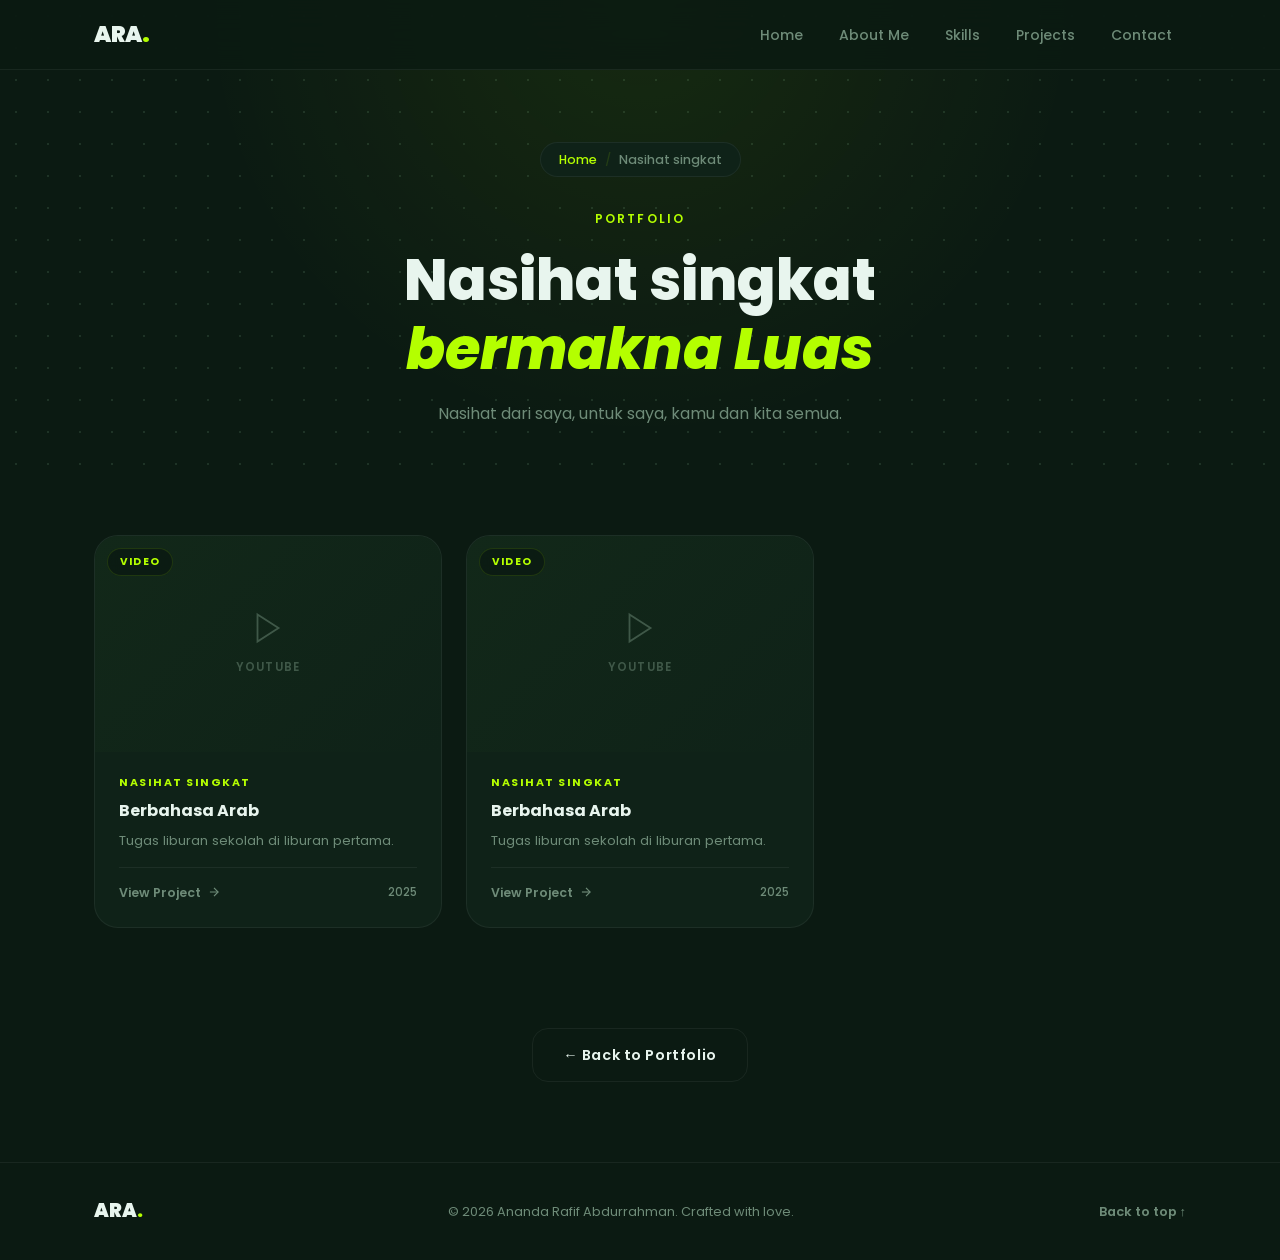
<file: nasihat.html>
<!DOCTYPE html>
<html lang="en">

<head>
  <meta charset="UTF-8" />
  <meta name="viewport" content="width=device-width, initial-scale=1.0" />
  <title>Nasihat</title>
  <link rel="preconnect" href="https://fonts.googleapis.com" />
  <link rel="preconnect" href="https://fonts.gstatic.com" crossorigin />
  <link href="https://fonts.googleapis.com/css2?family=Poppins:wght@300;400;500;600;700;800;900&display=swap" rel="stylesheet" />
  <link rel="stylesheet" href="style.css" />
</head>

<body>

  <header class="navbar">
    <nav class="nav-container">
      <a href="index.html" class="nav-logo">ARA<span class="dot">.</span></a>
      <input type="checkbox" id="nav-toggle" class="nav-toggle" />
      <label for="nav-toggle" class="nav-burger">
        <span></span>
        <span></span>
        <span></span>
      </label>
      <ul class="nav-menu">
        <li><a href="index.html#home"     class="nav-link">Home</a></li>
        <li><a href="index.html#about"    class="nav-link">About Me</a></li>
        <li><a href="index.html#skills"   class="nav-link">Skills</a></li>
        <li><a href="index.html#projects" class="nav-link active-page">Projects</a></li>
        <li><a href="index.html#contact"  class="nav-link">Contact</a></li>
      </ul>
    </nav>
  </header>

  <main>

    <section class="gallery-header">
      <div class="container">

        <div class="gallery-breadcrumb">
          <a href="index.html">Home</a>
          <span class="crumb-sep">/</span>
          <span>Nasihat singkat</span>
        </div>

        <div class="section-label">Portfolio</div>

        <h1 class="section-title">
          Nasihat singkat<br /><em>bermakna Luas</em>
        </h1>

        <p class="section-sub center">
          Nasihat dari saya, untuk saya, kamu dan kita semua.
        </p>

      </div>
    </section>

    <section class="gallery-section">
      <div class="container">
        <div class="gallery-grid">

          <article class="gallery-frame">
            <div class="gallery-media">
              <div class="gallery-placeholder">
                <svg viewBox="0 0 24 24" fill="none" stroke="currentColor" stroke-width="1.2">
                  <polygon points="5 3 19 12 5 21 5 3"/>
                </svg>
                <span>Youtube</span>
              </div>
              <span class="gallery-type-badge">Video</span>
              <div class="gallery-overlay">
                <div class="gallery-overlay-icon">
                  <svg viewBox="0 0 24 24" fill="none" stroke="currentColor" stroke-width="2">
                    <polygon points="5 3 19 12 5 21 5 3"/>
                  </svg>
                </div>
              </div>
            </div>
            <div class="gallery-info">
              <span class="gallery-tag">Nasihat singkat</span>
              <h2 class="gallery-title">Berbahasa Arab</h2>
              <p class="gallery-desc">Tugas liburan sekolah di liburan pertama.</p>
              <div class="gallery-info-footer">
                <a href="https://youtu.be/snSTZeMn8zQ?si=zr0WSjardjafTc8c" class="gallery-link">
                  View Project
                  <svg viewBox="0 0 24 24" fill="none" stroke="currentColor" stroke-width="2"><line x1="5" y1="12" x2="19" y2="12"/><polyline points="12 5 19 12 12 19"/></svg>
                </a>
                <span class="gallery-year">2025</span>
              </div>
            </div>
          </article>

          <article class="gallery-frame">
            <div class="gallery-media">
              <div class="gallery-placeholder">
                <svg viewBox="0 0 24 24" fill="none" stroke="currentColor" stroke-width="1.2">
                  <polygon points="5 3 19 12 5 21 5 3"/>
                </svg>
                <span>Youtube</span>
              </div>
              <span class="gallery-type-badge">Video</span>
              <div class="gallery-overlay">
                <div class="gallery-overlay-icon">
                  <svg viewBox="0 0 24 24" fill="none" stroke="currentColor" stroke-width="2">
                    <polygon points="5 3 19 12 5 21 5 3"/>
                  </svg>
                </div>
              </div>
            </div>
            <div class="gallery-info">
              <span class="gallery-tag">Nasihat singkat</span>
              <h2 class="gallery-title">Berbahasa Arab</h2>
              <p class="gallery-desc">Tugas liburan sekolah di liburan pertama.</p>
              <div class="gallery-info-footer">
                <a href="https://youtu.be/rHWrqs4U9Xs?si=O-geNwBmgJ5JN69b" class="gallery-link">
                  View Project
                  <svg viewBox="0 0 24 24" fill="none" stroke="currentColor" stroke-width="2"><line x1="5" y1="12" x2="19" y2="12"/><polyline points="12 5 19 12 12 19"/></svg>
                </a>
                <span class="gallery-year">2025</span>
              </div>
            </div>
          </article>

        </div>
      </div>
    </section>

    <div class="gallery-back-row">
      <a href="index.html" class="btn btn-ghost">← Back to Portfolio</a>
    </div>

  </main>

  <footer class="footer">
    <div class="container footer-inner">
      <span class="footer-logo">ARA<span class="dot">.</span></span>
      <p class="footer-copy">© 2026 Ananda Rafif Abdurrahman. Crafted with love.</p>
      <a href="#" class="footer-back">Back to top ↑</a>
    </div>
  </footer>

</body>
</html>
</file>
<file: style.css>
:root {
  --bg:          #0B1A12;
  --bg-card:     #0F2218;
  --bg-card-alt: #122819;
  --accent:      #B4FF00;
  --accent-dim:  rgba(180,255,0,.12);
  --accent-glow: rgba(180,255,0,.3);
  --text:        #E8F5EE;
  --text-muted:  #6E8B78;
  --border:      rgba(180,255,0,.12);
  --border-soft: rgba(255,255,255,.06);
  --radius-sm:   8px;
  --radius:      16px;
  --radius-lg:   24px;
  --nav-h:       70px;
  --font:        'Poppins', sans-serif;
  --transition:  .3s cubic-bezier(.4,0,.2,1);
}

*, *::before, *::after { box-sizing: border-box; margin: 0; padding: 0; }

html {
  scroll-behavior: smooth;
  font-size: 16px;
}

body {
  font-family: var(--font);
  background-color: var(--bg);
  color: var(--text);
  line-height: 1.7;
  overflow-x: hidden;
}

a { text-decoration: none; color: inherit; }
ul { list-style: none; }
img { display: block; max-width: 100%; }

::-webkit-scrollbar { width: 6px; }
::-webkit-scrollbar-track { background: var(--bg); }
::-webkit-scrollbar-thumb { background: var(--accent); border-radius: 3px; }

.container {
  max-width: 1140px;
  margin: 0 auto;
  padding: 0 24px;
}

.section {
  padding: 100px 0;
}

.section-label {
  font-size: .75rem;
  font-weight: 600;
  letter-spacing: .18em;
  text-transform: uppercase;
  color: var(--accent);
  margin-bottom: 20px;
}

.section-title {
  font-size: clamp(2rem, 4vw, 2.8rem);
  font-weight: 800;
  line-height: 1.2;
  margin-bottom: 16px;
}

.section-title em {
  font-style: italic;
  color: var(--accent);
}

.section-title.center,
.section-sub.center { text-align: center; }

.section-sub {
  font-size: 1rem;
  color: var(--text-muted);
  max-width: 560px;
  margin: 0 auto 56px;
}

.btn {
  display: inline-flex;
  align-items: center;
  gap: 8px;
  padding: 14px 30px;
  border-radius: var(--radius);
  font-family: var(--font);
  font-weight: 600;
  font-size: .9rem;
  letter-spacing: .04em;
  transition: var(--transition);
  cursor: pointer;
  border: none;
}

.btn-primary {
  background: var(--accent);
  color: var(--bg);
}

.btn-primary:hover {
  background: #c8ff33;
  transform: translateY(-2px);
  box-shadow: 0 10px 30px var(--accent-glow);
}

.btn-ghost {
  background: transparent;
  color: var(--text);
  border: 1.5px solid var(--border-soft);
}

.btn-ghost:hover {
  border-color: var(--accent);
  color: var(--accent);
  transform: translateY(-2px);
}

.navbar {
  position: fixed;
  top: 0;
  left: 0;
  width: 100%;
  height: var(--nav-h);
  background: rgba(11,26,18,.85);
  backdrop-filter: blur(16px);
  -webkit-backdrop-filter: blur(16px);
  border-bottom: 1px solid var(--border-soft);
  z-index: 1000;
}

.nav-container {
  max-width: 1140px;
  margin: 0 auto;
  padding: 0 24px;
  height: 100%;
  display: flex;
  align-items: center;
  justify-content: space-between;
}

.nav-logo {
  font-size: 1.4rem;
  font-weight: 900;
  color: var(--text);
  letter-spacing: -.02em;
}

.dot { color: var(--accent); }

.nav-menu {
  display: flex;
  align-items: center;
  gap: 8px;
}

.nav-link {
  font-size: .875rem;
  font-weight: 500;
  color: var(--text-muted);
  padding: 8px 14px;
  border-radius: var(--radius-sm);
  transition: var(--transition);
}

.nav-link:hover {
  color: var(--accent);
  background: var(--accent-dim);
}

/* Hamburger toggle (CSS-only) */
.nav-toggle { display: none; }

.nav-burger {
  display: none;
  flex-direction: column;
  gap: 5px;
  cursor: pointer;
  padding: 4px;
}

.nav-burger span {
  display: block;
  width: 24px;
  height: 2px;
  background: var(--text);
  border-radius: 2px;
  transition: var(--transition);
}

.hero {
  min-height: 100vh;
  display: flex;
  align-items: center;
  justify-content: center;
  text-align: center;
  position: relative;
  overflow: hidden;
  padding-top: var(--nav-h);
}

.hero-bg-grid {
  position: absolute;
  inset: 0;
  background-image:
    radial-gradient(circle at 50% 0%, rgba(180,255,0,.08) 0%, transparent 60%),
    radial-gradient(#2a3d2e 1px, transparent 1px);
  background-size: 100% 100%, 32px 32px;
  pointer-events: none;
}

.hero-content {
  position: relative;
  z-index: 1;
  max-width: 800px;
  padding: 0 24px;
  animation: fadeUp .8s ease both;
}

.hero-greeting {
  font-size: .9rem;
  font-weight: 500;
  color: var(--text-muted);
  letter-spacing: .12em;
  text-transform: uppercase;
  margin-bottom: 16px;
}

.hero-name {
  font-size: clamp(3.5rem, 10vw, 7rem);
  font-weight: 900;
  line-height: 1;
  letter-spacing: -.04em;
  margin-bottom: 16px;
}

.hero-name-accent { color: var(--accent); }

.hero-subtitle {
  display: inline-block;
  font-size: 1rem;
  font-weight: 600;
  letter-spacing: .2em;
  text-transform: uppercase;
  color: var(--accent);
  border: 1.5px solid var(--border);
  border-radius: 40px;
  padding: 6px 20px;
  margin-bottom: 24px;
}

.hero-desc {
  font-size: 1.05rem;
  color: var(--text-muted);
  max-width: 520px;
  margin: 0 auto 40px;
}

.hero-actions {
  display: flex;
  align-items: center;
  justify-content: center;
  gap: 16px;
  flex-wrap: wrap;
}

.hero-badge {
  position: absolute;
  bottom: 48px;
  right: 48px;
  width: 110px;
  height: 110px;
  display: flex;
  align-items: center;
  justify-content: center;
}

.badge-ring {
  position: absolute;
  inset: 0;
  border-radius: 50%;
  border: 1.5px dashed var(--border);
  animation: spin 18s linear infinite;
  display: flex;
  align-items: center;
  justify-content: center;
  overflow: hidden;
}

.badge-text {
  position: absolute;
  font-size: .5rem;
  font-weight: 600;
  letter-spacing: .16em;
  text-transform: uppercase;
  color: var(--text-muted);
  white-space: nowrap;
  animation: none;
}

.badge-dot {
  width: 12px;
  height: 12px;
  border-radius: 50%;
  background: var(--accent);
  box-shadow: 0 0 16px var(--accent-glow);
  animation: pulse 2s ease-in-out infinite;
}

.about { background: transparent; }

.about-grid {
  display: grid;
  grid-template-columns: 1fr 1.4fr;
  gap: 72px;
  align-items: center;
}

.about-image-wrapper {
  position: relative;
}

.about-image-frame {
  width: 300px;
  height: 300px;
  border-radius: 50%;
  overflow: hidden;
  border: 3px solid var(--border);
  box-shadow: 0 0 60px rgba(180,255,0,.1);
  margin: 0 auto;
  transition: var(--transition);
}

.about-image-frame:hover {
  box-shadow: 0 0 80px rgba(180,255,0,.25);
  border-color: var(--accent);
}

.about-image {
  width: 100%;
  height: 100%;
  object-fit: cover;
  transition: transform .5s ease;
}

.about-image-frame:hover .about-image {
  transform: scale(1.05);
}

.about-image-tag {
  position: absolute;
  bottom: 0;
  right: 0;
  background: var(--accent);
  color: var(--bg);
  border-radius: var(--radius-sm);
  padding: 12px 16px;
  display: flex;
  align-items: center;
  gap: 10px;
  font-weight: 700;
}

.tag-number {
  font-size: 1.8rem;
  line-height: 1;
}

.tag-label {
  font-size: .7rem;
  font-weight: 600;
  line-height: 1.4;
}

.about-text {
  color: var(--text-muted);
  margin-bottom: 16px;
  font-size: .95rem;
}

.about-stats {
  display: flex;
  gap: 36px;
  margin: 32px 0;
}

.stat-number {
  display: block;
  font-size: 2rem;
  font-weight: 800;
  color: var(--accent);
  line-height: 1;
  margin-bottom: 4px;
}

.stat-label {
  font-size: .75rem;
  color: var(--text-muted);
  text-transform: uppercase;
  letter-spacing: .1em;
  font-weight: 600;
}

.skills {
  background: linear-gradient(180deg, transparent 0%, rgba(180,255,0,.03) 50%, transparent 100%);
}

.skills-grid {
  display: grid;
  grid-template-columns: repeat(4, 1fr);
  gap: 20px;
  margin-top: 16px;
}

.skill-card {
  background: var(--bg-card);
  border: 1px solid var(--border-soft);
  border-radius: var(--radius);
  padding: 28px 22px;
  transition: var(--transition);
  cursor: default;
}

.skill-card:hover {
  border-color: var(--accent);
  transform: translateY(-4px);
  box-shadow: 0 16px 40px rgba(0,0,0,.4), 0 0 20px var(--accent-dim);
}

.skill-icon {
  width: 40px;
  height: 40px;
  color: var(--accent);
  margin-bottom: 16px;
}

.skill-icon svg { width: 100%; height: 100%; }

.skill-name {
  font-size: .88rem;
  font-weight: 600;
  margin-bottom: 14px;
  color: var(--text);
}

.skill-bar-wrap {
  height: 4px;
  background: var(--border-soft);
  border-radius: 2px;
  overflow: hidden;
  margin-bottom: 8px;
}

.skill-bar {
  height: 100%;
  width: var(--w);
  background: linear-gradient(90deg, var(--accent), #d4ff66);
  border-radius: 2px;
  transform-origin: left;
  animation: barGrow 1s ease both;
}

.skill-pct {
  font-size: .75rem;
  font-weight: 700;
  color: var(--accent);
}

.projects { background: transparent; }

.projects-grid {
  display: grid;
  grid-template-columns: repeat(2, 1fr);
  gap: 24px;
}

.project-card {
  background: var(--bg-card);
  border: 1px solid var(--border-soft);
  border-radius: var(--radius-lg);
  padding: 32px;
  transition: var(--transition);
}

.project-card:hover {
  border-color: var(--border);
  box-shadow: 0 20px 50px rgba(0,0,0,.5);
}

.project-card-header {
  display: flex;
  align-items: center;
  gap: 16px;
  margin-bottom: 28px;
  padding-bottom: 20px;
  border-bottom: 1px solid var(--border-soft);
}

.project-card-icon {
  width: 48px;
  height: 48px;
  background: var(--accent-dim);
  border: 1px solid var(--border);
  border-radius: 12px;
  display: flex;
  align-items: center;
  justify-content: center;
  flex-shrink: 0;
  color: var(--accent);
}

.project-card-icon svg { width: 22px; height: 22px; }

.project-cat-title {
  font-size: 1rem;
  font-weight: 700;
  color: var(--text);
}

.project-count {
  font-size: .75rem;
  color: var(--text-muted);
  font-weight: 500;
}

.project-list {
  display: flex;
  flex-direction: column;
  gap: 2px;
}

.project-item {
  display: flex;
  align-items: center;
  justify-content: space-between;
  padding: 10px 12px;
  border-radius: var(--radius-sm);
  font-size: .875rem;
  color: var(--text-muted);
  font-weight: 500;
  transition: var(--transition);
  border: 1px solid transparent;
}

.project-item:hover {
  background: var(--accent-dim);
  color: var(--accent);
  border-color: var(--border);
  padding-left: 18px;
}

.item-arrow {
  opacity: 0;
  transform: translateX(-6px);
  transition: var(--transition);
  font-size: .9rem;
}

.project-item:hover .item-arrow {
  opacity: 1;
  transform: translateX(0);
}

.contact {
  background: linear-gradient(180deg, transparent 0%, rgba(180,255,0,.03) 50%, transparent 100%);
}

.contact-email-wrap {
  text-align: center;
  margin-bottom: 56px;
}

.contact-email {
  font-size: clamp(1.5rem, 4vw, 2.5rem);
  font-weight: 800;
  color: var(--text);
  letter-spacing: -.02em;
  border-bottom: 2px solid var(--border-soft);
  padding-bottom: 4px;
  transition: var(--transition);
}

.contact-email:hover {
  color: var(--accent);
  border-color: var(--accent);
}

.social-grid {
  display: grid;
  grid-template-columns: repeat(6, 1fr);
  gap: 16px;
  max-width: 860px;
  margin: 0 auto;
}

.social-card {
  display: flex;
  flex-direction: column;
  align-items: center;
  gap: 12px;
  padding: 28px 16px;
  background: var(--bg-card);
  border: 1px solid var(--border-soft);
  border-radius: var(--radius);
  transition: var(--transition);
}

.social-card:hover {
  background: var(--accent-dim);
  border-color: var(--accent);
  transform: translateY(-6px);
  box-shadow: 0 16px 40px rgba(0,0,0,.4), 0 0 20px var(--accent-dim);
}

.social-icon {
  width: 28px;
  height: 28px;
  color: var(--text-muted);
  transition: var(--transition);
}

.social-icon svg { width: 100%; height: 100%; }

.social-card:hover .social-icon { color: var(--accent); }

.social-name {
  font-size: .7rem;
  font-weight: 600;
  letter-spacing: .08em;
  text-transform: uppercase;
  color: var(--text-muted);
  transition: var(--transition);
}

.social-card:hover .social-name { color: var(--accent); }

.footer {
  border-top: 1px solid var(--border-soft);
  padding: 32px 0;
}

.footer-inner {
  display: flex;
  align-items: center;
  justify-content: space-between;
  gap: 16px;
  flex-wrap: wrap;
}

.footer-logo {
  font-size: 1.2rem;
  font-weight: 900;
}

.footer-copy {
  font-size: .8rem;
  color: var(--text-muted);
}

.footer-back {
  font-size: .8rem;
  font-weight: 600;
  color: var(--text-muted);
  transition: var(--transition);
}

.footer-back:hover { color: var(--accent); }

@keyframes fadeUp {
  from { opacity: 0; transform: translateY(30px); }
  to   { opacity: 1; transform: translateY(0); }
}

@keyframes spin {
  to { transform: rotate(360deg); }
}

@keyframes pulse {
  0%, 100% { box-shadow: 0 0 10px var(--accent-glow); }
  50%       { box-shadow: 0 0 30px var(--accent-glow), 0 0 60px var(--accent-glow); }
}

@keyframes barGrow {
  from { transform: scaleX(0); }
  to   { transform: scaleX(1); }
}

@media (max-width: 900px) {

  .nav-burger {
    display: flex;
    z-index: 10;
  }

  .nav-menu {
    position: fixed;
    inset: 0 0 0 30%;
    background: rgba(11,26,18,.97);
    backdrop-filter: blur(24px);
    flex-direction: column;
    justify-content: center;
    gap: 4px;
    padding: 32px;
    transform: translateX(100%);
    transition: transform .4s ease;
  }

  .nav-toggle:checked ~ .nav-menu {
    transform: translateX(0);
  }

  .nav-link {
    font-size: 1.1rem;
    padding: 12px 16px;
  }

  .skills-grid {
    grid-template-columns: repeat(2, 1fr);
  }

  .about-grid {
    grid-template-columns: 1fr;
    text-align: center;
    gap: 48px;
  }

  .about-stats { justify-content: center; }
  .about-image-tag { right: auto; left: 50%; transform: translateX(60px); }

  .projects-grid {
    grid-template-columns: 1fr;
  }

  .social-grid {
    grid-template-columns: repeat(3, 1fr);
  }

  .hero-badge { display: none; }
}

@media (max-width: 540px) {

  .section { padding: 72px 0; }

  .skills-grid {
    grid-template-columns: 1fr;
  }

  .social-grid {
    grid-template-columns: repeat(2, 1fr);
  }

  .about-image-frame {
    width: 220px;
    height: 220px;
  }

  .about-stats { flex-direction: column; align-items: center; gap: 20px; }

  .hero-actions { flex-direction: column; }

  .footer-inner {
    flex-direction: column;
    text-align: center;
  }
}

.gallery-header {
  padding-top: calc(var(--nav-h) + 72px);
  padding-bottom: 0;
  text-align: center;
  position: relative;
  overflow: hidden;
}

.gallery-header::before {
  content: '';
  position: absolute;
  inset: 0;
  background:
    radial-gradient(circle at 50% 0%, rgba(180,255,0,.07) 0%, transparent 55%),
    radial-gradient(#1e3326 1px, transparent 1px);
  background-size: 100% 100%, 32px 32px;
  pointer-events: none;
  z-index: 0;
}

.gallery-header .container {
  position: relative;
  z-index: 1;
  animation: fadeUp .7s ease both;
}

.gallery-header .section-label {
  margin-bottom: 16px;
}

.gallery-header .section-title {
  font-size: clamp(2.2rem, 5vw, 3.6rem);
  margin-bottom: 16px;
}

.gallery-header .section-sub {
  margin-bottom: 48px;
}

.gallery-breadcrumb {
  display: inline-flex;
  align-items: center;
  gap: 8px;
  font-size: .78rem;
  font-weight: 500;
  color: var(--text-muted);
  background: var(--bg-card);
  border: 1px solid var(--border-soft);
  border-radius: 40px;
  padding: 6px 18px;
  margin-bottom: 32px;
}

.gallery-breadcrumb a {
  color: var(--accent);
  transition: var(--transition);
}

.gallery-breadcrumb a:hover {
  color: #d4ff66;
}

.gallery-breadcrumb .crumb-sep {
  color: var(--border);
}

.gallery-filters {
  display: flex;
  align-items: center;
  justify-content: center;
  gap: 10px;
  flex-wrap: wrap;
  padding: 40px 0 0;
}

.gallery-pill {
  font-family: var(--font);
  font-size: .78rem;
  font-weight: 600;
  letter-spacing: .08em;
  text-transform: uppercase;
  padding: 8px 20px;
  border-radius: 40px;
  border: 1.5px solid var(--border-soft);
  background: transparent;
  color: var(--text-muted);
  cursor: pointer;
  transition: var(--transition);
}

.gallery-pill:hover,
.gallery-pill.active {
  background: var(--accent-dim);
  border-color: var(--accent);
  color: var(--accent);
}

.gallery-section {
  padding: 60px 0 100px;
}

.gallery-grid {
  display: grid;
  grid-template-columns: repeat(3, 1fr);
  gap: 24px;
}

.gallery-frame {
  position: relative;
  background: var(--bg-card);
  border: 1px solid var(--border-soft);
  border-radius: var(--radius-lg);
  overflow: hidden;
  display: flex;
  flex-direction: column;
  transition: transform var(--transition), box-shadow var(--transition), border-color var(--transition);
  cursor: pointer;
}

.gallery-frame:hover {
  transform: translateY(-6px) scale(1.01);
  border-color: var(--accent);
  box-shadow:
    0 24px 56px rgba(0,0,0,.5),
    0 0 0 1px var(--border),
    0 0 40px var(--accent-dim);
}

.gallery-media {
  position: relative;
  width: 100%;
  aspect-ratio: 16 / 10;
  overflow: hidden;
  background: var(--bg-card-alt);
  flex-shrink: 0;
}

.gallery-media img,
.gallery-media video {
  width: 100%;
  height: 100%;
  object-fit: cover;
  display: block;
  transition: transform .5s ease;
}

.gallery-frame:hover .gallery-media img,
.gallery-frame:hover .gallery-media video {
  transform: scale(1.06);
}

.gallery-frame::before {
  content: '';
  position: absolute;
  top: 0;
  left: 0;
  right: 0;
  height: 2px;
  background: linear-gradient(90deg, var(--accent), transparent);
  opacity: 0;
  transition: opacity var(--transition);
  z-index: 2;
}

.gallery-frame:hover::before {
  opacity: 1;
}

.gallery-type-badge {
  position: absolute;
  top: 12px;
  left: 12px;
  z-index: 3;
  font-size: .65rem;
  font-weight: 700;
  letter-spacing: .12em;
  text-transform: uppercase;
  padding: 4px 12px;
  border-radius: 40px;
  background: rgba(11,26,18,.8);
  border: 1px solid var(--border);
  color: var(--accent);
  backdrop-filter: blur(6px);
}

.gallery-overlay {
  position: absolute;
  inset: 0;
  background: rgba(11,26,18,.6);
  display: flex;
  align-items: center;
  justify-content: center;
  opacity: 0;
  transition: opacity var(--transition);
  z-index: 4;
}

.gallery-frame:hover .gallery-overlay {
  opacity: 1;
}

.gallery-overlay-icon {
  width: 48px;
  height: 48px;
  border-radius: 50%;
  background: var(--accent);
  display: flex;
  align-items: center;
  justify-content: center;
  color: var(--bg);
  transform: scale(.8);
  transition: transform var(--transition);
}

.gallery-frame:hover .gallery-overlay-icon {
  transform: scale(1);
}

.gallery-overlay-icon svg {
  width: 20px;
  height: 20px;
}

.gallery-info {
  padding: 22px 24px 24px;
  display: flex;
  flex-direction: column;
  gap: 8px;
  flex: 1;
}

.gallery-tag {
  font-size: .68rem;
  font-weight: 700;
  letter-spacing: .14em;
  text-transform: uppercase;
  color: var(--accent);
}

.gallery-title {
  font-size: 1rem;
  font-weight: 700;
  color: var(--text);
  line-height: 1.3;
}

.gallery-desc {
  font-size: .825rem;
  color: var(--text-muted);
  line-height: 1.6;
  flex: 1;
}

.gallery-info-footer {
  display: flex;
  align-items: center;
  justify-content: space-between;
  margin-top: 8px;
  padding-top: 14px;
  border-top: 1px solid var(--border-soft);
}

.gallery-link {
  font-size: .78rem;
  font-weight: 600;
  color: var(--text-muted);
  display: flex;
  align-items: center;
  gap: 6px;
  transition: var(--transition);
}

.gallery-link:hover {
  color: var(--accent);
}

.gallery-link svg {
  width: 14px;
  height: 14px;
  flex-shrink: 0;
}

.gallery-year {
  font-size: .72rem;
  color: var(--text-muted);
  font-weight: 500;
}

.gallery-placeholder {
  width: 100%;
  height: 100%;
  display: flex;
  flex-direction: column;
  align-items: center;
  justify-content: center;
  gap: 12px;
  color: var(--text-muted);
  background:
    linear-gradient(135deg, var(--bg-card-alt) 0%, var(--bg-card) 100%);
}

.gallery-placeholder svg {
  width: 36px;
  height: 36px;
  opacity: .5;
}

.gallery-placeholder span {
  font-size: .72rem;
  font-weight: 600;
  letter-spacing: .1em;
  text-transform: uppercase;
  opacity: .5;
}

.gallery-back-row {
  display: flex;
  align-items: center;
  justify-content: center;
  padding: 0 0 80px;
}

@media (max-width: 900px) {
  .gallery-grid {
    grid-template-columns: repeat(2, 1fr);
  }
}

@media (max-width: 540px) {
  .gallery-grid {
    grid-template-columns: 1fr;
  }

  .gallery-filters {
    gap: 8px;
  }

  .gallery-header {
    padding-top: calc(var(--nav-h) + 48px);
  }
}
</file>
